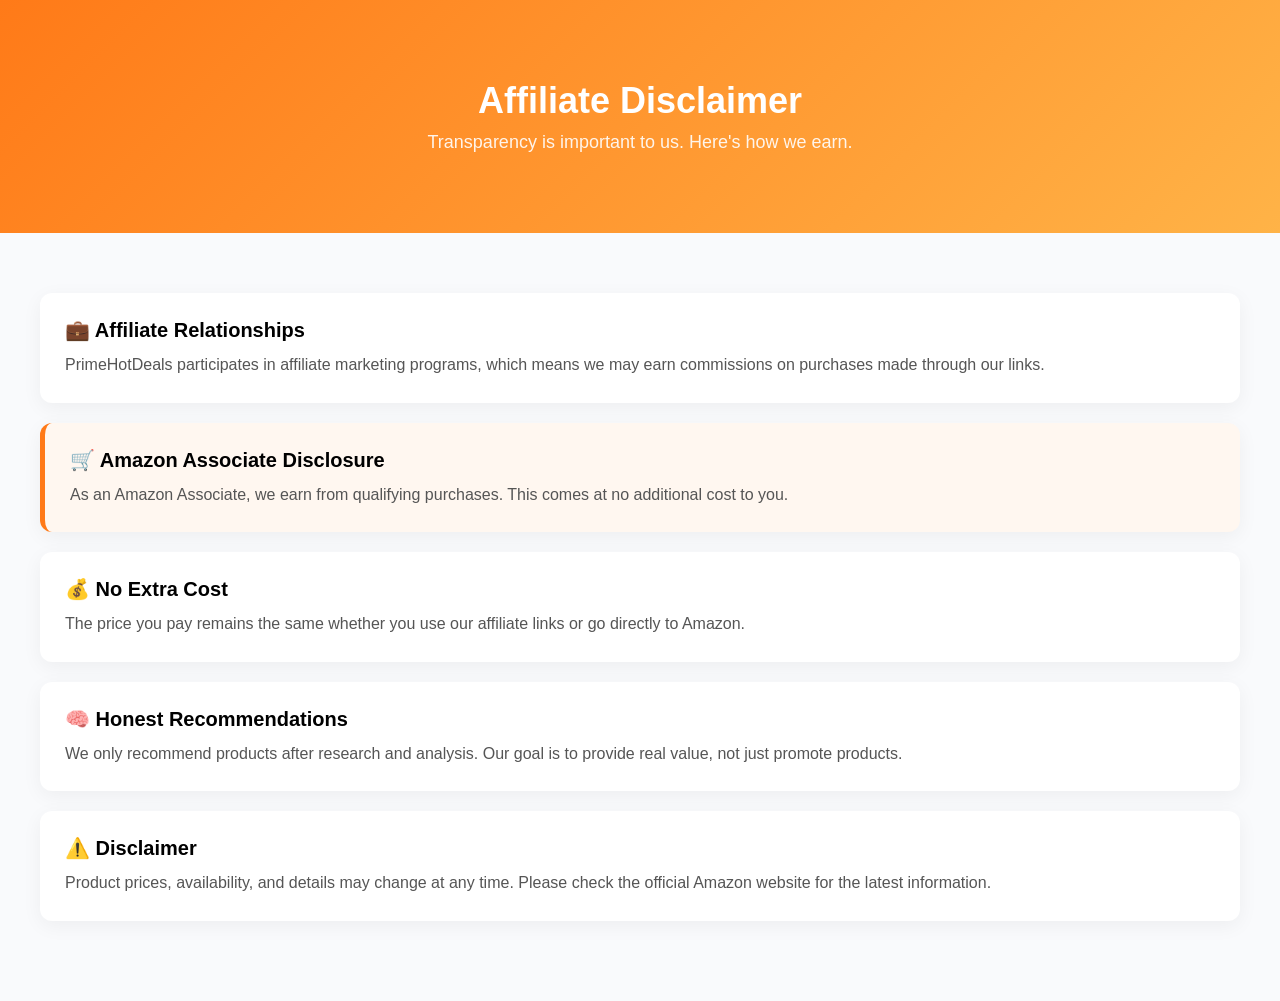
<file: affiliate-disclaimer.html>
<!DOCTYPE html>
<html lang="en">
<head>
<meta charset="UTF-8">
<meta name="viewport" content="width=device-width, initial-scale=1.0">

<title>Affiliate Disclaimer</title>

<link rel="stylesheet" href="assets/css/style.css">
<link rel="stylesheet" href="assets/css/legal.css">
</head>

<body>

<!-- 🔝 HERO -->
<section class="legal-hero">
  <div class="container">
    <h1>Affiliate Disclaimer</h1>
    <p>Transparency is important to us. Here's how we earn.</p>
  </div>
</section>

<!-- 📄 CONTENT -->
<section class="legal-content">
  <div class="container">

    <div class="legal-card">
      <h2>💼 Affiliate Relationships</h2>
      <p>
        PrimeHotDeals participates in affiliate marketing programs, which means we may earn commissions
        on purchases made through our links.
      </p>
    </div>

    <div class="legal-card highlight">
      <h2>🛒 Amazon Associate Disclosure</h2>
      <p>
        As an Amazon Associate, we earn from qualifying purchases. This comes at no additional cost to you.
      </p>
    </div>

    <div class="legal-card">
      <h2>💰 No Extra Cost</h2>
      <p>
        The price you pay remains the same whether you use our affiliate links or go directly to Amazon.
      </p>
    </div>

    <div class="legal-card">
      <h2>🧠 Honest Recommendations</h2>
      <p>
        We only recommend products after research and analysis. Our goal is to provide real value,
        not just promote products.
      </p>
    </div>

    <div class="legal-card">
      <h2>⚠️ Disclaimer</h2>
      <p>
        Product prices, availability, and details may change at any time. Please check the official
        Amazon website for the latest information.
      </p>
    </div>

  </div>
</section>

</body>
</html>
</file>
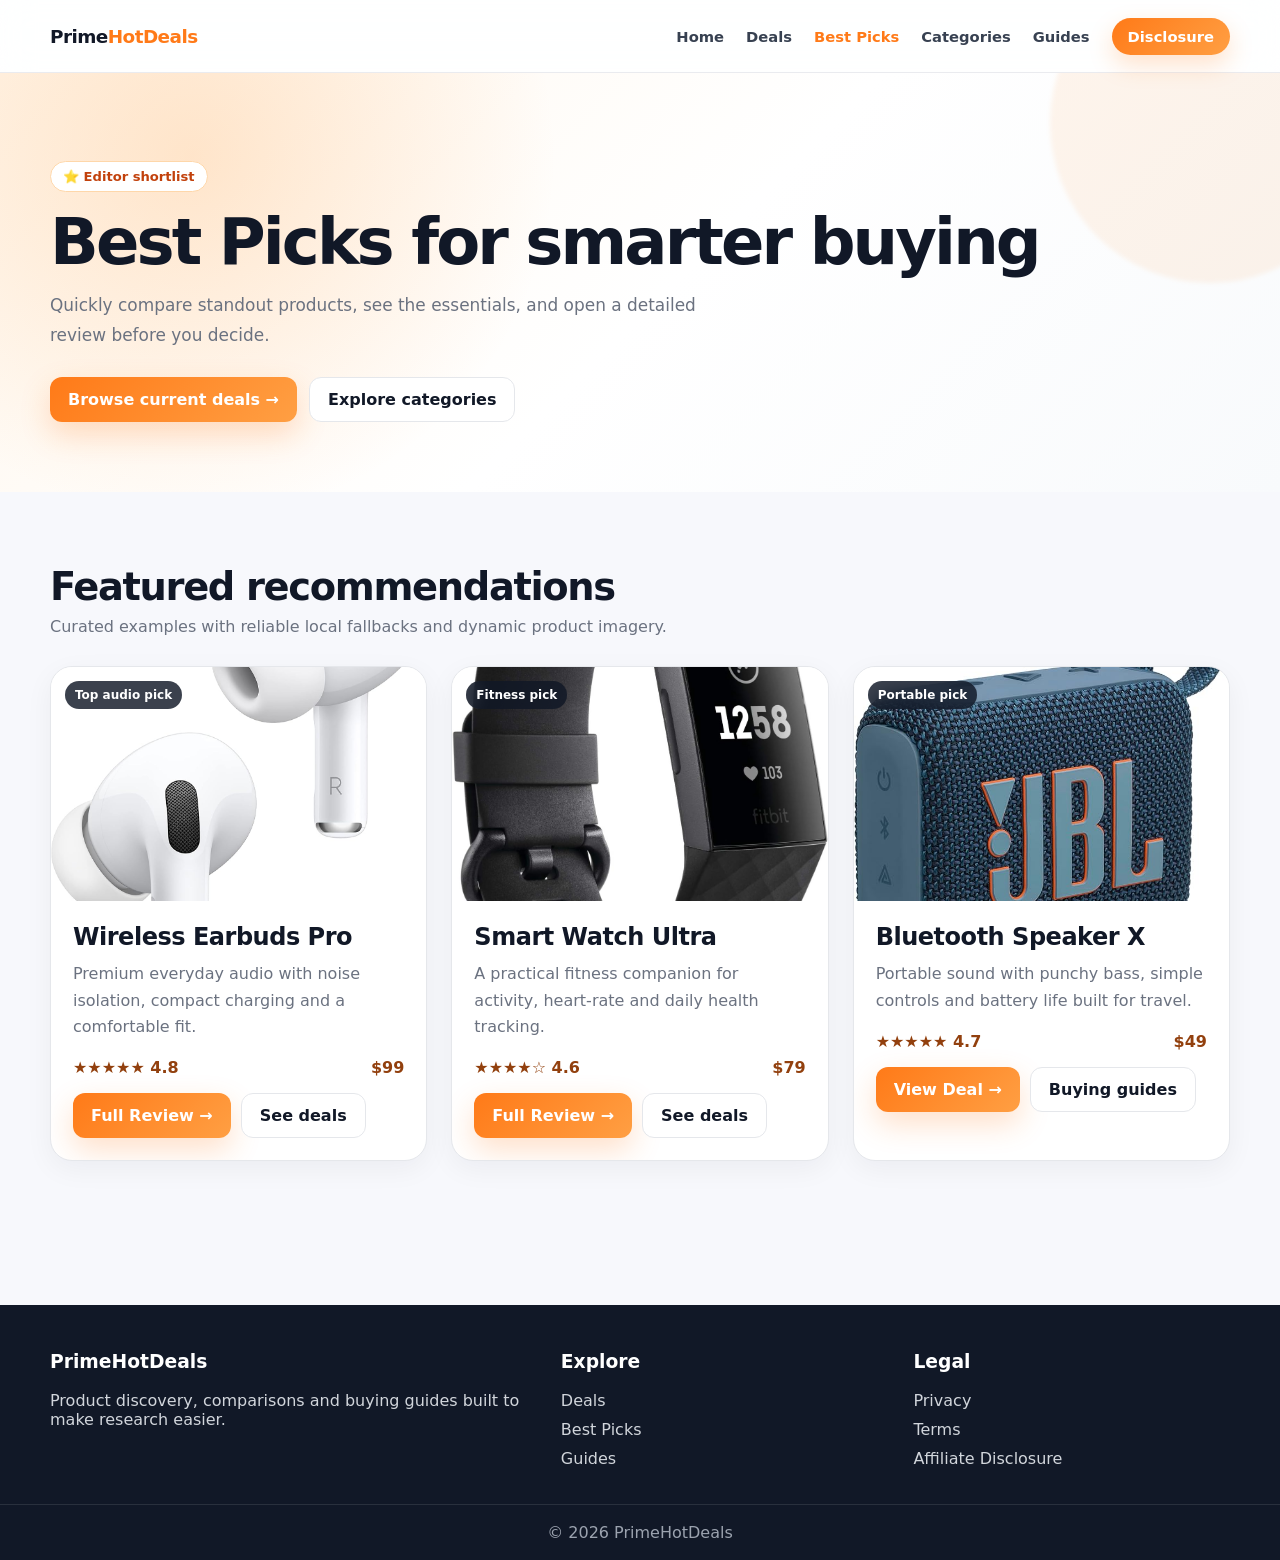
<file: best-picks.html>
<!DOCTYPE html>
<html lang="en">
<head>
<meta charset="UTF-8"><meta name="viewport" content="width=device-width,initial-scale=1.0">
<title>Best Picks 2026 | PrimeHotDeals</title>
<meta name="description" content="Curated product picks, comparisons and buying guidance from PrimeHotDeals.">
<link rel="icon" href="assets/images/favicon.ico"><link rel="stylesheet" href="assets/css/pages.css">
</head>
<body>
<header class="page-header"><div class="container inner"><a class="brand" href="index.html">Prime<span>HotDeals</span></a><button class="menu-toggle" aria-label="Open menu">☰</button><nav class="page-nav"><a href="index.html">Home</a><a href="deals.html">Deals</a><a href="best-picks.html">Best Picks</a><a href="categories.html">Categories</a><a href="blog.html">Guides</a><a class="nav-cta" href="affiliate-disclaimer.html">Disclosure</a></nav></div></header>
<section class="page-hero"><div class="container fade-up"><span class="eyebrow">⭐ Editor shortlist</span><h1>Best Picks for smarter buying</h1><p>Quickly compare standout products, see the essentials, and open a detailed review before you decide.</p><div class="hero-actions"><a class="btn-primary" href="deals.html">Browse current deals →</a><a class="btn-ghost" href="categories.html">Explore categories</a></div></div></section>
<main class="section"><div class="container"><div class="section-head"><div><h2>Featured recommendations</h2><p>Curated examples with reliable local fallbacks and dynamic product imagery.</p></div></div><div class="grid">
<article class="card"><div class="media"><img src="assets/images/earbuds.jpg" data-image-query="wireless earbuds product" alt="Wireless Earbuds Pro" loading="lazy"><span class="badge">Top audio pick</span></div><div class="card-body"><h2>Wireless Earbuds Pro</h2><p>Premium everyday audio with noise isolation, compact charging and a comfortable fit.</p><div class="card-meta"><span>★★★★★ 4.8</span><span>$99</span></div><div class="card-actions"><a class="btn-primary" href="product-review.html?id=earbuds">Full Review →</a><a class="btn-outline" href="deals.html">See deals</a></div></div></article>
<article class="card"><div class="media"><img src="assets/images/Smart-watch-fitness-tracker.jpg" data-image-query="smart watch fitness tracker" alt="Smart Watch Ultra" loading="lazy"><span class="badge">Fitness pick</span></div><div class="card-body"><h2>Smart Watch Ultra</h2><p>A practical fitness companion for activity, heart-rate and daily health tracking.</p><div class="card-meta"><span>★★★★☆ 4.6</span><span>$79</span></div><div class="card-actions"><a class="btn-primary" href="product-review.html?id=smartwatch">Full Review →</a><a class="btn-outline" href="deals.html">See deals</a></div></div></article>
<article class="card"><div class="media"><img src="assets/images/portable-bluetooth-speaker_.jpg" data-image-query="portable bluetooth speaker" alt="Bluetooth Speaker X" loading="lazy"><span class="badge">Portable pick</span></div><div class="card-body"><h2>Bluetooth Speaker X</h2><p>Portable sound with punchy bass, simple controls and battery life built for travel.</p><div class="card-meta"><span>★★★★★ 4.7</span><span>$49</span></div><div class="card-actions"><a class="btn-primary" href="deals.html">View Deal →</a><a class="btn-outline" href="blog.html">Buying guides</a></div></div></article>
</div></div></main>
<footer class="page-footer"><div class="container footer-inner"><div><h3>PrimeHotDeals</h3><p>Product discovery, comparisons and buying guides built to make research easier.</p></div><div><h3>Explore</h3><a href="deals.html">Deals</a><a href="best-picks.html">Best Picks</a><a href="blog.html">Guides</a></div><div><h3>Legal</h3><a href="privacy-policy.html">Privacy</a><a href="terms.html">Terms</a><a href="affiliate-disclaimer.html">Affiliate Disclosure</a></div></div><div class="footer-bottom">© <span data-current-year></span> PrimeHotDeals</div></footer>
<script src="assets/js/pages.js"></script>
</body></html>
</file>
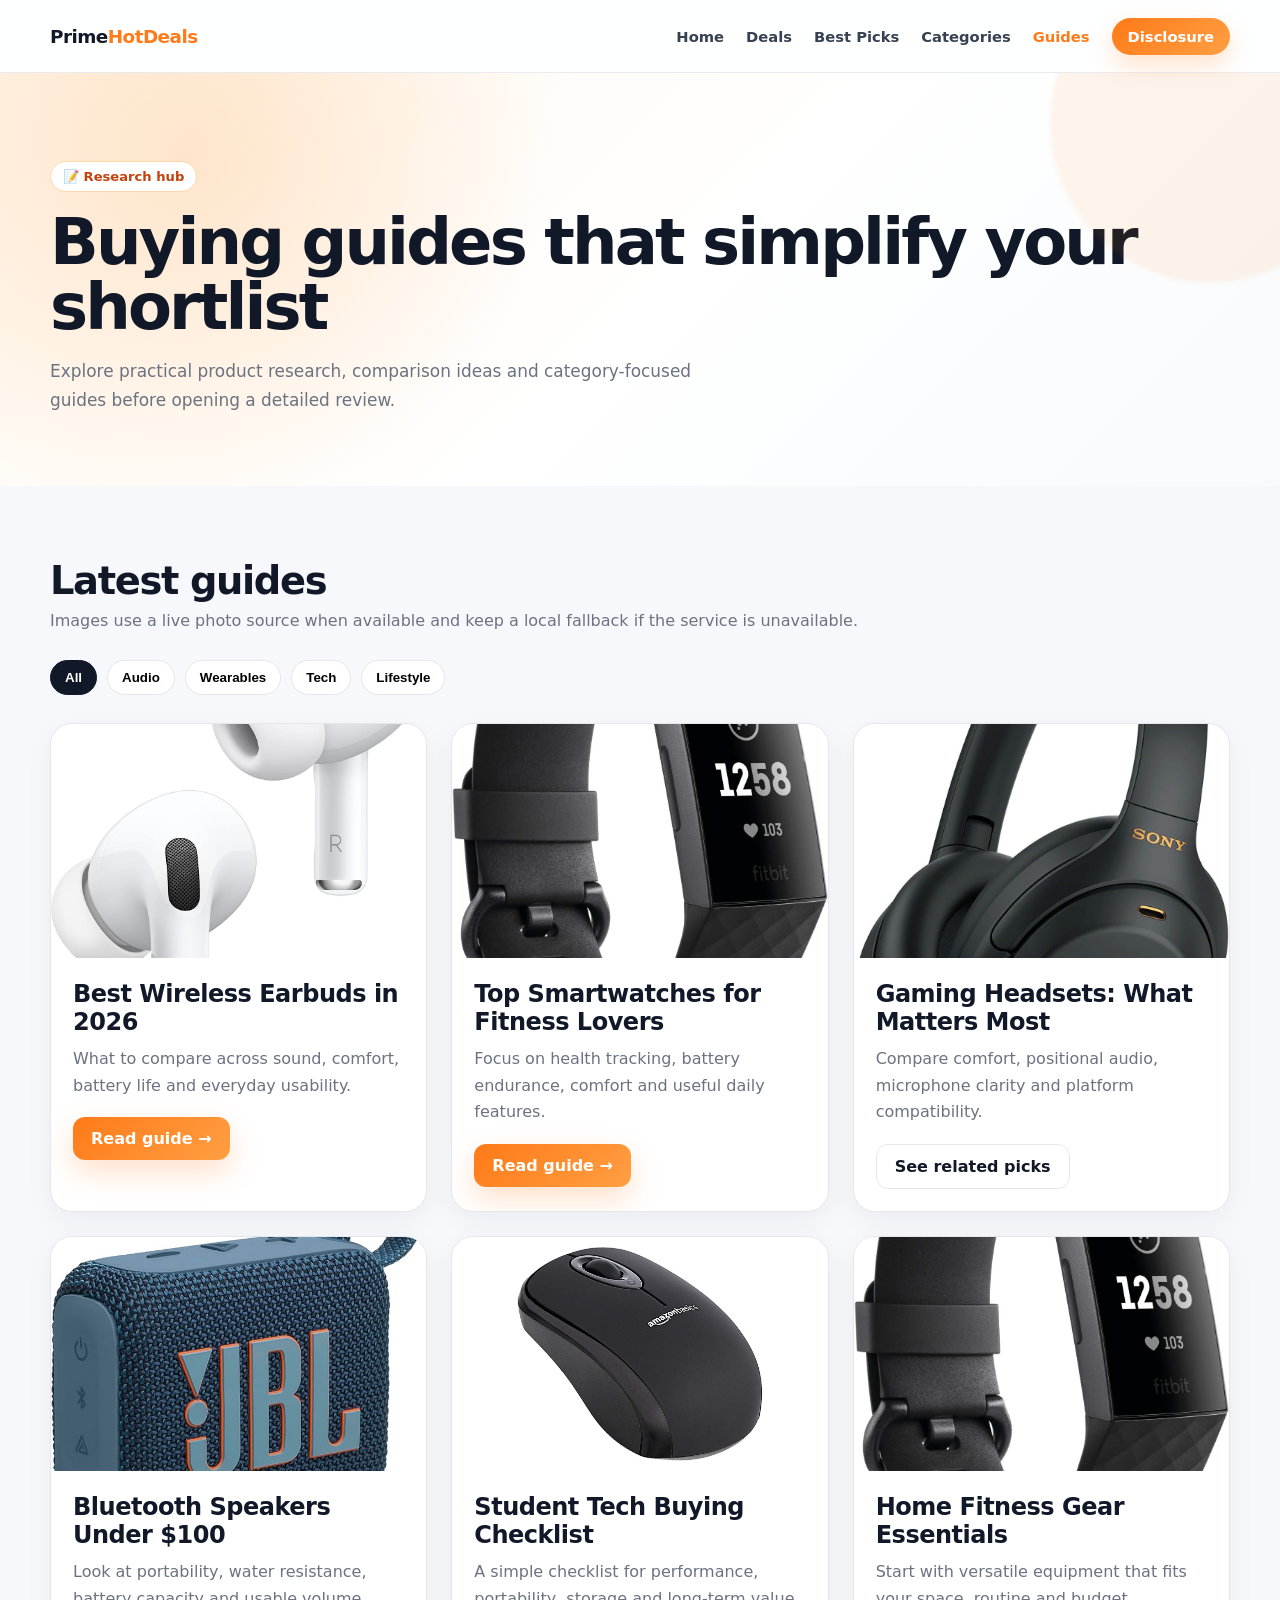
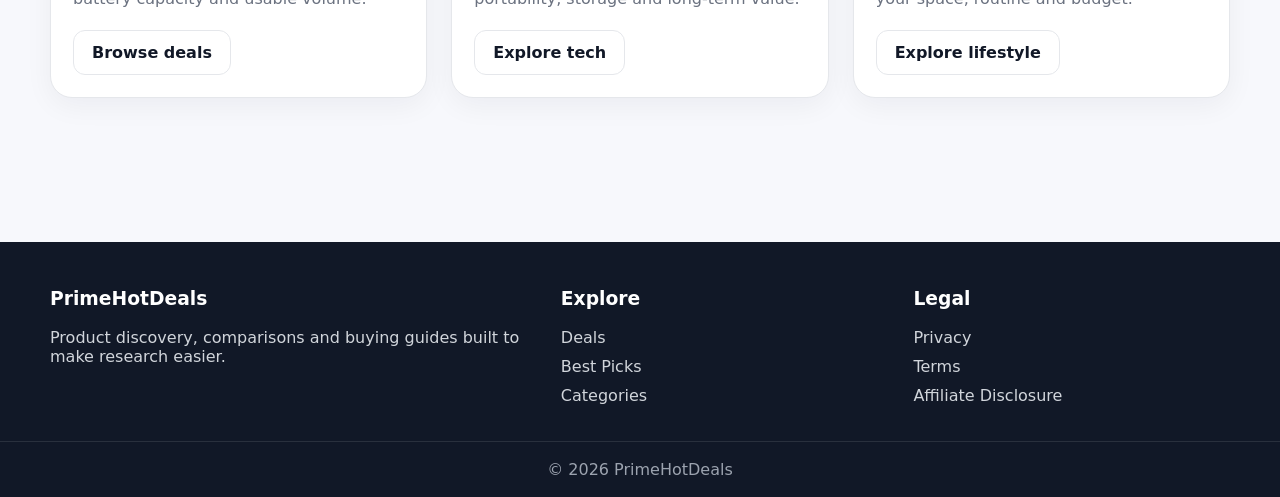
<file: blog.html>
<!DOCTYPE html>
<html lang="en"><head><meta charset="UTF-8"><meta name="viewport" content="width=device-width,initial-scale=1.0"><title>Buying Guides & Reviews | PrimeHotDeals</title><meta name="description" content="Practical product buying guides and review content from PrimeHotDeals."><link rel="icon" href="assets/images/favicon.ico"><link rel="stylesheet" href="assets/css/pages.css"></head>
<body>
<header class="page-header"><div class="container inner"><a class="brand" href="index.html">Prime<span>HotDeals</span></a><button class="menu-toggle" aria-label="Open menu">☰</button><nav class="page-nav"><a href="index.html">Home</a><a href="deals.html">Deals</a><a href="best-picks.html">Best Picks</a><a href="categories.html">Categories</a><a href="blog.html">Guides</a><a class="nav-cta" href="affiliate-disclaimer.html">Disclosure</a></nav></div></header>
<section class="page-hero"><div class="container fade-up"><span class="eyebrow">📝 Research hub</span><h1>Buying guides that simplify your shortlist</h1><p>Explore practical product research, comparison ideas and category-focused guides before opening a detailed review.</p></div></section>
<main class="section"><div class="container"><div class="section-head"><div><h2>Latest guides</h2><p>Images use a live photo source when available and keep a local fallback if the service is unavailable.</p></div></div><div class="filter-bar"><button class="filter-btn active" data-filter="all">All</button><button class="filter-btn" data-filter="audio">Audio</button><button class="filter-btn" data-filter="wearables">Wearables</button><button class="filter-btn" data-filter="tech">Tech</button><button class="filter-btn" data-filter="lifestyle">Lifestyle</button></div><div class="grid">
<article class="card" data-category="audio"><div class="media"><img src="assets/images/earbuds.jpg" data-image-query="wireless earbuds headphones" alt="Wireless earbuds" loading="lazy"></div><div class="card-body"><h2>Best Wireless Earbuds in 2026</h2><p>What to compare across sound, comfort, battery life and everyday usability.</p><a class="btn-primary" href="product-review.html?id=earbuds">Read guide →</a></div></article>
<article class="card" data-category="wearables"><div class="media"><img src="assets/images/Smart-watch-fitness-tracker.jpg" data-image-query="smartwatch fitness tracker" alt="Smartwatch" loading="lazy"></div><div class="card-body"><h2>Top Smartwatches for Fitness Lovers</h2><p>Focus on health tracking, battery endurance, comfort and useful daily features.</p><a class="btn-primary" href="product-review.html?id=smartwatch">Read guide →</a></div></article>
<article class="card" data-category="audio"><div class="media"><img src="assets/images/wireless-noise-cancelling-headphones.jpg" data-image-query="gaming headset headphones" alt="Gaming headset" loading="lazy"></div><div class="card-body"><h2>Gaming Headsets: What Matters Most</h2><p>Compare comfort, positional audio, microphone clarity and platform compatibility.</p><a class="btn-outline" href="best-picks.html">See related picks</a></div></article>
<article class="card" data-category="audio"><div class="media"><img src="assets/images/portable-bluetooth-speaker_.jpg" data-image-query="portable bluetooth speaker" alt="Bluetooth speaker" loading="lazy"></div><div class="card-body"><h2>Bluetooth Speakers Under $100</h2><p>Look at portability, water resistance, battery capacity and usable volume.</p><a class="btn-outline" href="deals.html">Browse deals</a></div></article>
<article class="card" data-category="tech"><div class="media"><img src="assets/images/gaming-wireless-mouse.jpg" data-image-query="laptop desk technology" alt="Laptop and technology" loading="lazy"></div><div class="card-body"><h2>Student Tech Buying Checklist</h2><p>A simple checklist for performance, portability, storage and long-term value.</p><a class="btn-outline" href="categories.html">Explore tech</a></div></article>
<article class="card" data-category="lifestyle"><div class="media"><img src="assets/images/Smart-watch-fitness-tracker.jpg" data-image-query="fitness gear home workout" alt="Fitness gear" loading="lazy"></div><div class="card-body"><h2>Home Fitness Gear Essentials</h2><p>Start with versatile equipment that fits your space, routine and budget.</p><a class="btn-outline" href="categories.html">Explore lifestyle</a></div></article>
</div></div></main>
<footer class="page-footer"><div class="container footer-inner"><div><h3>PrimeHotDeals</h3><p>Product discovery, comparisons and buying guides built to make research easier.</p></div><div><h3>Explore</h3><a href="deals.html">Deals</a><a href="best-picks.html">Best Picks</a><a href="categories.html">Categories</a></div><div><h3>Legal</h3><a href="privacy-policy.html">Privacy</a><a href="terms.html">Terms</a><a href="affiliate-disclaimer.html">Affiliate Disclosure</a></div></div><div class="footer-bottom">© <span data-current-year></span> PrimeHotDeals</div></footer><script src="assets/js/pages.js"></script></body></html>
</file>
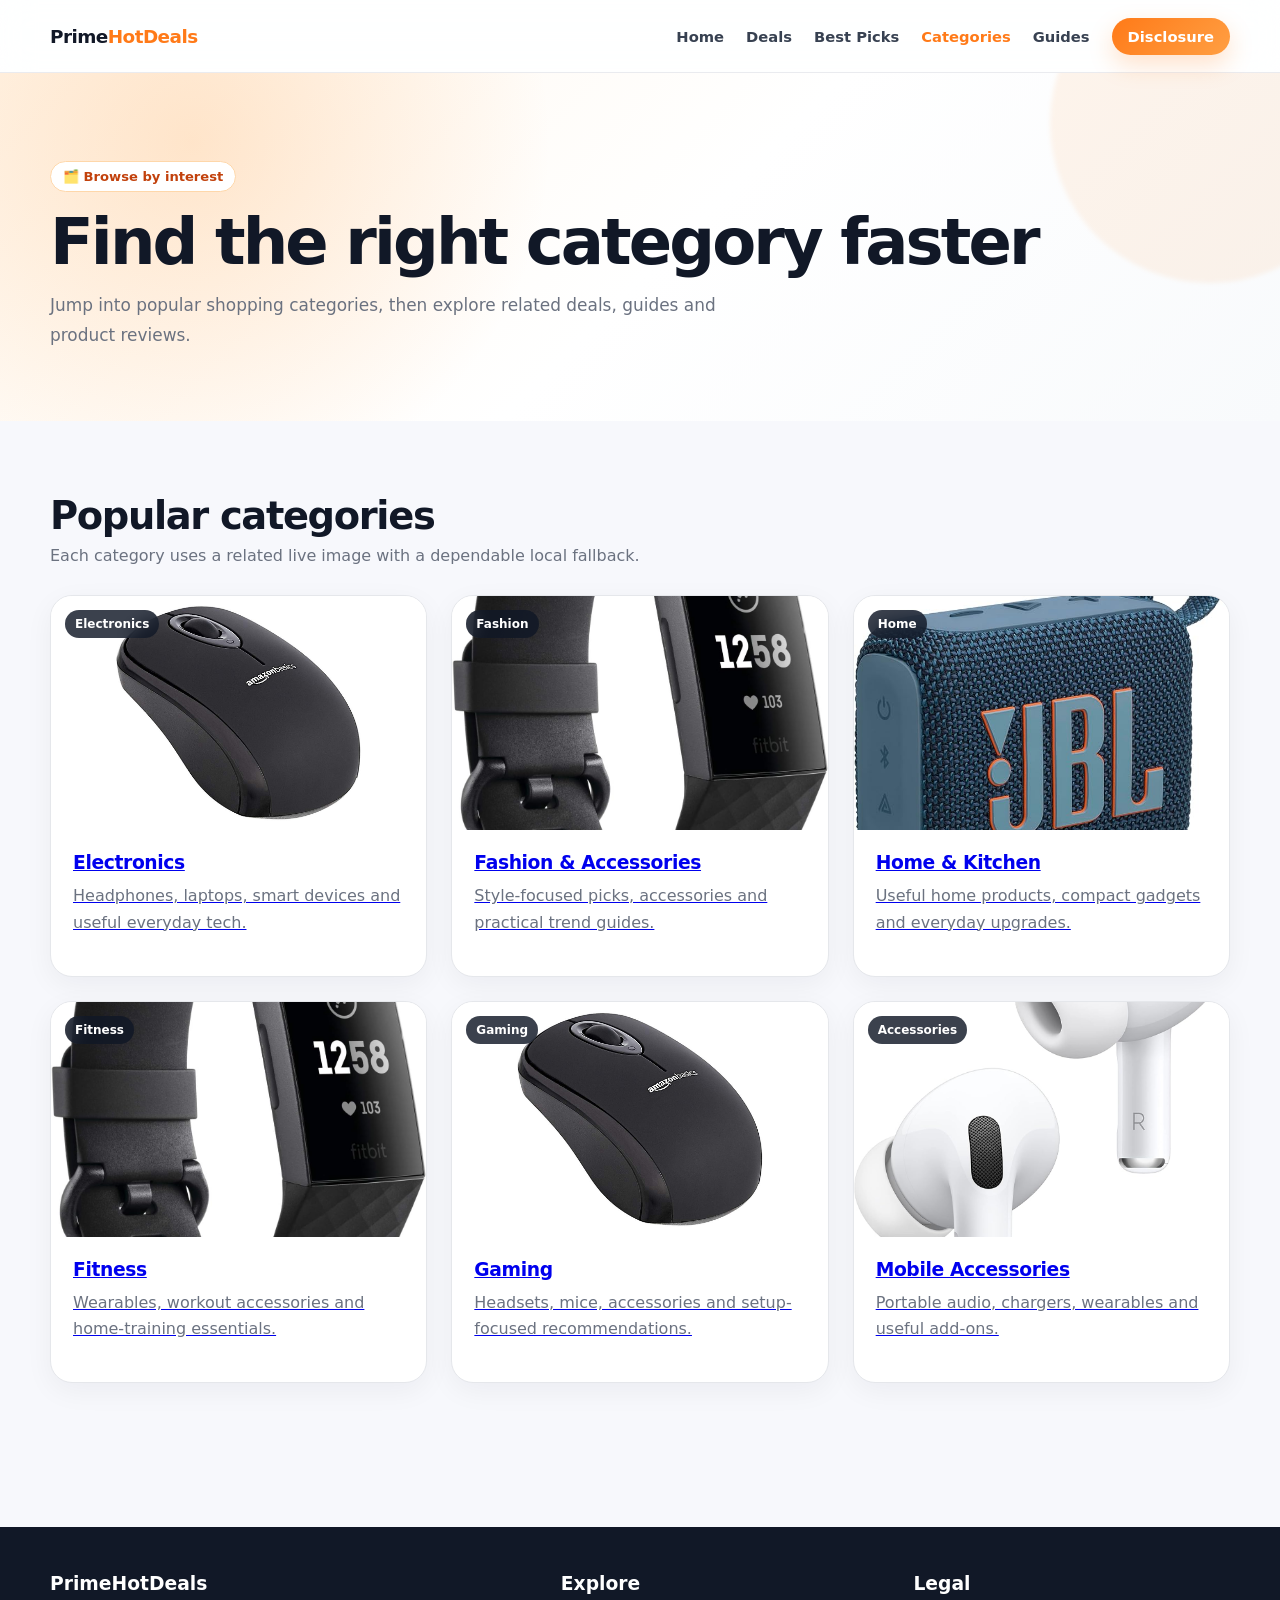
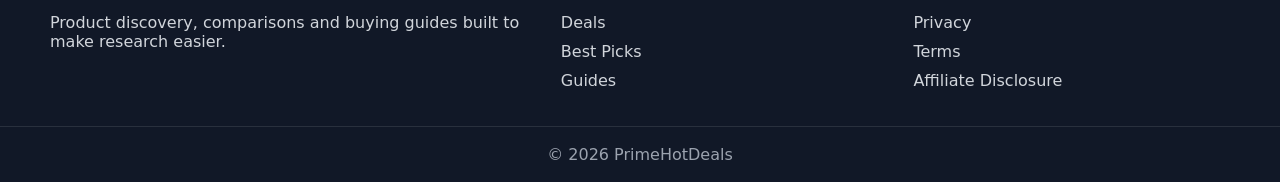
<file: categories.html>
<!DOCTYPE html>
<html lang="en"><head><meta charset="UTF-8"><meta name="viewport" content="width=device-width,initial-scale=1.0"><title>Shop by Category | PrimeHotDeals</title><meta name="description" content="Browse product categories and discover related deals and buying guides."><link rel="icon" href="assets/images/favicon.ico"><link rel="stylesheet" href="assets/css/pages.css"></head>
<body>
<header class="page-header"><div class="container inner"><a class="brand" href="index.html">Prime<span>HotDeals</span></a><button class="menu-toggle" aria-label="Open menu">☰</button><nav class="page-nav"><a href="index.html">Home</a><a href="deals.html">Deals</a><a href="best-picks.html">Best Picks</a><a href="categories.html">Categories</a><a href="blog.html">Guides</a><a class="nav-cta" href="affiliate-disclaimer.html">Disclosure</a></nav></div></header>
<section class="page-hero"><div class="container fade-up"><span class="eyebrow">🗂️ Browse by interest</span><h1>Find the right category faster</h1><p>Jump into popular shopping categories, then explore related deals, guides and product reviews.</p></div></section>
<main class="section"><div class="container"><div class="section-head"><div><h2>Popular categories</h2><p>Each category uses a related live image with a dependable local fallback.</p></div></div><div class="grid">
<a class="card" href="best-picks.html"><div class="media"><img src="assets/images/gaming-wireless-mouse.jpg" data-image-query="consumer electronics laptop gadgets" alt="Electronics" loading="lazy"><span class="badge">Electronics</span></div><div class="card-body"><h3>Electronics</h3><p>Headphones, laptops, smart devices and useful everyday tech.</p></div></a>
<a class="card" href="blog.html"><div class="media"><img src="assets/images/Smart-watch-fitness-tracker.jpg" data-image-query="fashion accessories modern style" alt="Fashion accessories" loading="lazy"><span class="badge">Fashion</span></div><div class="card-body"><h3>Fashion & Accessories</h3><p>Style-focused picks, accessories and practical trend guides.</p></div></a>
<a class="card" href="blog.html"><div class="media"><img src="assets/images/portable-bluetooth-speaker_.jpg" data-image-query="modern home kitchen appliances" alt="Home and kitchen" loading="lazy"><span class="badge">Home</span></div><div class="card-body"><h3>Home & Kitchen</h3><p>Useful home products, compact gadgets and everyday upgrades.</p></div></a>
<a class="card" href="blog.html"><div class="media"><img src="assets/images/Smart-watch-fitness-tracker.jpg" data-image-query="fitness gym workout equipment" alt="Fitness" loading="lazy"><span class="badge">Fitness</span></div><div class="card-body"><h3>Fitness</h3><p>Wearables, workout accessories and home-training essentials.</p></div></a>
<a class="card" href="best-picks.html"><div class="media"><img src="assets/images/gaming-wireless-mouse.jpg" data-image-query="gaming setup keyboard mouse headset" alt="Gaming" loading="lazy"><span class="badge">Gaming</span></div><div class="card-body"><h3>Gaming</h3><p>Headsets, mice, accessories and setup-focused recommendations.</p></div></a>
<a class="card" href="deals.html"><div class="media"><img src="assets/images/earbuds.jpg" data-image-query="mobile phone accessories tech" alt="Mobile accessories" loading="lazy"><span class="badge">Accessories</span></div><div class="card-body"><h3>Mobile Accessories</h3><p>Portable audio, chargers, wearables and useful add-ons.</p></div></a>
</div></div></main>
<footer class="page-footer"><div class="container footer-inner"><div><h3>PrimeHotDeals</h3><p>Product discovery, comparisons and buying guides built to make research easier.</p></div><div><h3>Explore</h3><a href="deals.html">Deals</a><a href="best-picks.html">Best Picks</a><a href="blog.html">Guides</a></div><div><h3>Legal</h3><a href="privacy-policy.html">Privacy</a><a href="terms.html">Terms</a><a href="affiliate-disclaimer.html">Affiliate Disclosure</a></div></div><div class="footer-bottom">© <span data-current-year></span> PrimeHotDeals</div></footer><script src="assets/js/pages.js"></script></body></html>
</file>
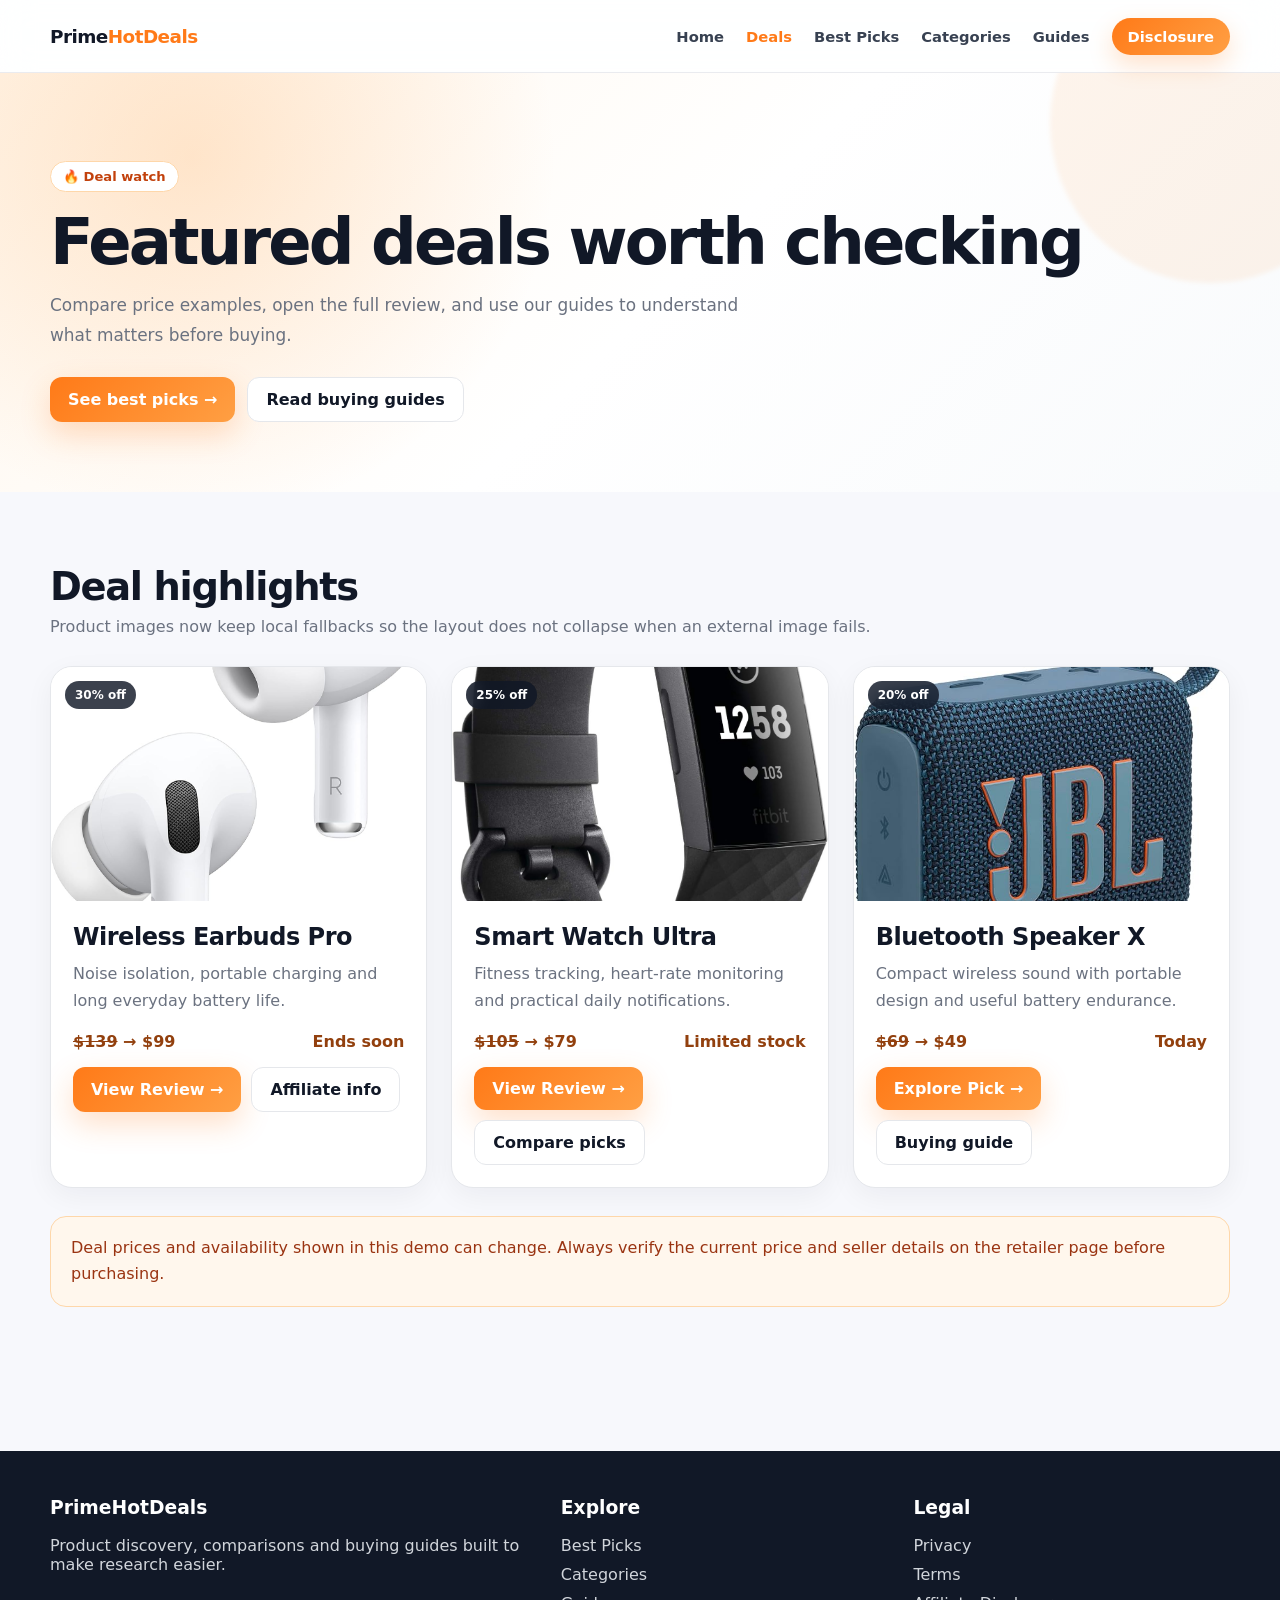
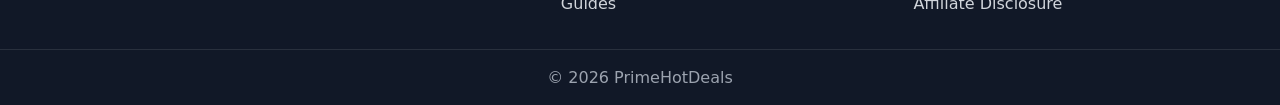
<file: deals.html>
<!DOCTYPE html>
<html lang="en"><head><meta charset="UTF-8"><meta name="viewport" content="width=device-width,initial-scale=1.0"><title>Today's Deals | PrimeHotDeals</title><meta name="description" content="Browse featured deal examples and jump into detailed product reviews."><link rel="icon" href="assets/images/favicon.ico"><link rel="stylesheet" href="assets/css/pages.css"></head>
<body>
<header class="page-header"><div class="container inner"><a class="brand" href="index.html">Prime<span>HotDeals</span></a><button class="menu-toggle" aria-label="Open menu">☰</button><nav class="page-nav"><a href="index.html">Home</a><a href="deals.html">Deals</a><a href="best-picks.html">Best Picks</a><a href="categories.html">Categories</a><a href="blog.html">Guides</a><a class="nav-cta" href="affiliate-disclaimer.html">Disclosure</a></nav></div></header>
<section class="page-hero"><div class="container fade-up"><span class="eyebrow">🔥 Deal watch</span><h1>Featured deals worth checking</h1><p>Compare price examples, open the full review, and use our guides to understand what matters before buying.</p><div class="hero-actions"><a class="btn-primary" href="best-picks.html">See best picks →</a><a class="btn-ghost" href="blog.html">Read buying guides</a></div></div></section>
<main class="section"><div class="container"><div class="section-head"><div><h2>Deal highlights</h2><p>Product images now keep local fallbacks so the layout does not collapse when an external image fails.</p></div></div><div class="grid">
<article class="card"><div class="media"><img src="assets/images/earbuds.jpg" data-image-query="wireless earbuds premium" alt="Wireless Earbuds Pro" loading="lazy"><span class="badge">30% off</span></div><div class="card-body"><h2>Wireless Earbuds Pro</h2><p>Noise isolation, portable charging and long everyday battery life.</p><div class="card-meta"><span><s>$139</s> → $99</span><span>Ends soon</span></div><div class="card-actions"><a class="btn-primary" href="product-review.html?id=earbuds">View Review →</a><a class="btn-outline" href="affiliate-disclaimer.html">Affiliate info</a></div></div></article>
<article class="card"><div class="media"><img src="assets/images/Smart-watch-fitness-tracker.jpg" data-image-query="smart watch fitness tracker product" alt="Smart Watch Ultra" loading="lazy"><span class="badge">25% off</span></div><div class="card-body"><h2>Smart Watch Ultra</h2><p>Fitness tracking, heart-rate monitoring and practical daily notifications.</p><div class="card-meta"><span><s>$105</s> → $79</span><span>Limited stock</span></div><div class="card-actions"><a class="btn-primary" href="product-review.html?id=smartwatch">View Review →</a><a class="btn-outline" href="best-picks.html">Compare picks</a></div></div></article>
<article class="card"><div class="media"><img src="assets/images/portable-bluetooth-speaker_.jpg" data-image-query="portable bluetooth speaker product" alt="Bluetooth Speaker X" loading="lazy"><span class="badge">20% off</span></div><div class="card-body"><h2>Bluetooth Speaker X</h2><p>Compact wireless sound with portable design and useful battery endurance.</p><div class="card-meta"><span><s>$69</s> → $49</span><span>Today</span></div><div class="card-actions"><a class="btn-primary" href="best-picks.html">Explore Pick →</a><a class="btn-outline" href="blog.html">Buying guide</a></div></div></article>
</div><div class="notice" style="margin-top:28px">Deal prices and availability shown in this demo can change. Always verify the current price and seller details on the retailer page before purchasing.</div></div></main>
<footer class="page-footer"><div class="container footer-inner"><div><h3>PrimeHotDeals</h3><p>Product discovery, comparisons and buying guides built to make research easier.</p></div><div><h3>Explore</h3><a href="best-picks.html">Best Picks</a><a href="categories.html">Categories</a><a href="blog.html">Guides</a></div><div><h3>Legal</h3><a href="privacy-policy.html">Privacy</a><a href="terms.html">Terms</a><a href="affiliate-disclaimer.html">Affiliate Disclosure</a></div></div><div class="footer-bottom">© <span data-current-year></span> PrimeHotDeals</div></footer><script src="assets/js/pages.js"></script></body></html>
</file>
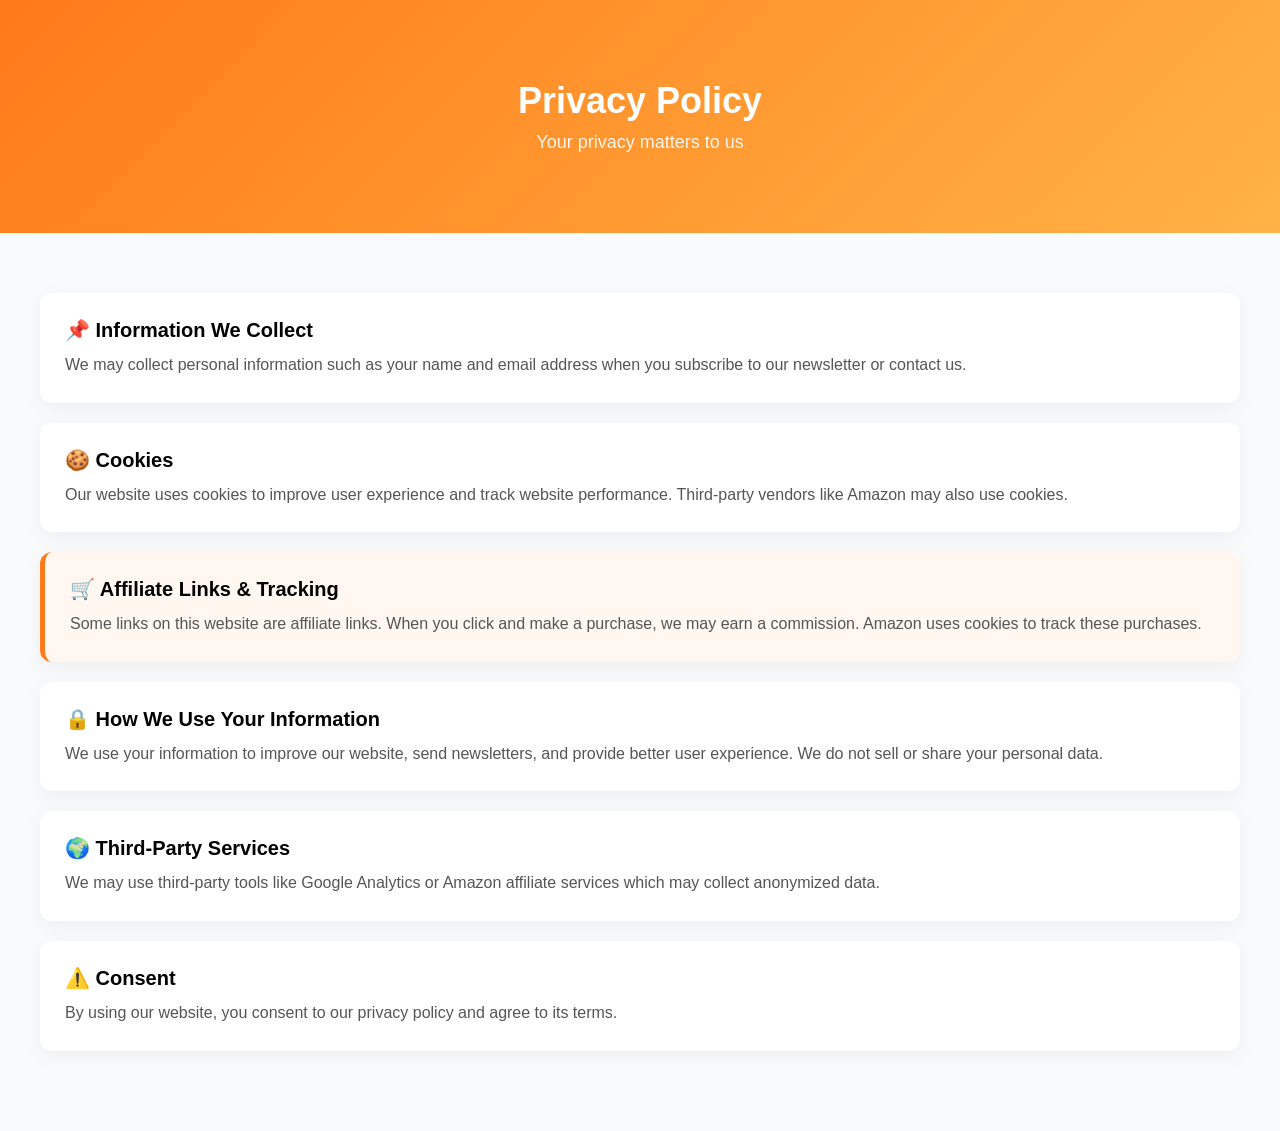
<file: privacy-policy.html>
<!DOCTYPE html>
<html lang="en">
<head>
<meta charset="UTF-8">
<meta name="viewport" content="width=device-width, initial-scale=1.0">

<title>Privacy Policy</title>

<link rel="stylesheet" href="assets/css/style.css">
<link rel="stylesheet" href="assets/css/legal.css">
</head>

<body>

<!-- 🔝 HERO -->
<section class="legal-hero">
  <div class="container">
    <h1>Privacy Policy</h1>
    <p>Your privacy matters to us</p>
  </div>
</section>

<!-- 📄 CONTENT -->
<section class="legal-content">
  <div class="container">

    <div class="legal-card">
      <h2>📌 Information We Collect</h2>
      <p>
        We may collect personal information such as your name and email address when you subscribe
        to our newsletter or contact us.
      </p>
    </div>

    <div class="legal-card">
      <h2>🍪 Cookies</h2>
      <p>
        Our website uses cookies to improve user experience and track website performance.
        Third-party vendors like Amazon may also use cookies.
      </p>
    </div>

    <div class="legal-card highlight">
      <h2>🛒 Affiliate Links & Tracking</h2>
      <p>
        Some links on this website are affiliate links. When you click and make a purchase,
        we may earn a commission. Amazon uses cookies to track these purchases.
      </p>
    </div>

    <div class="legal-card">
      <h2>🔒 How We Use Your Information</h2>
      <p>
        We use your information to improve our website, send newsletters, and provide better
        user experience. We do not sell or share your personal data.
      </p>
    </div>

    <div class="legal-card">
      <h2>🌍 Third-Party Services</h2>
      <p>
        We may use third-party tools like Google Analytics or Amazon affiliate services
        which may collect anonymized data.
      </p>
    </div>

    <div class="legal-card">
      <h2>⚠️ Consent</h2>
      <p>
        By using our website, you consent to our privacy policy and agree to its terms.
      </p>
    </div>

  </div>
</section>

</body>
</html>
</file>
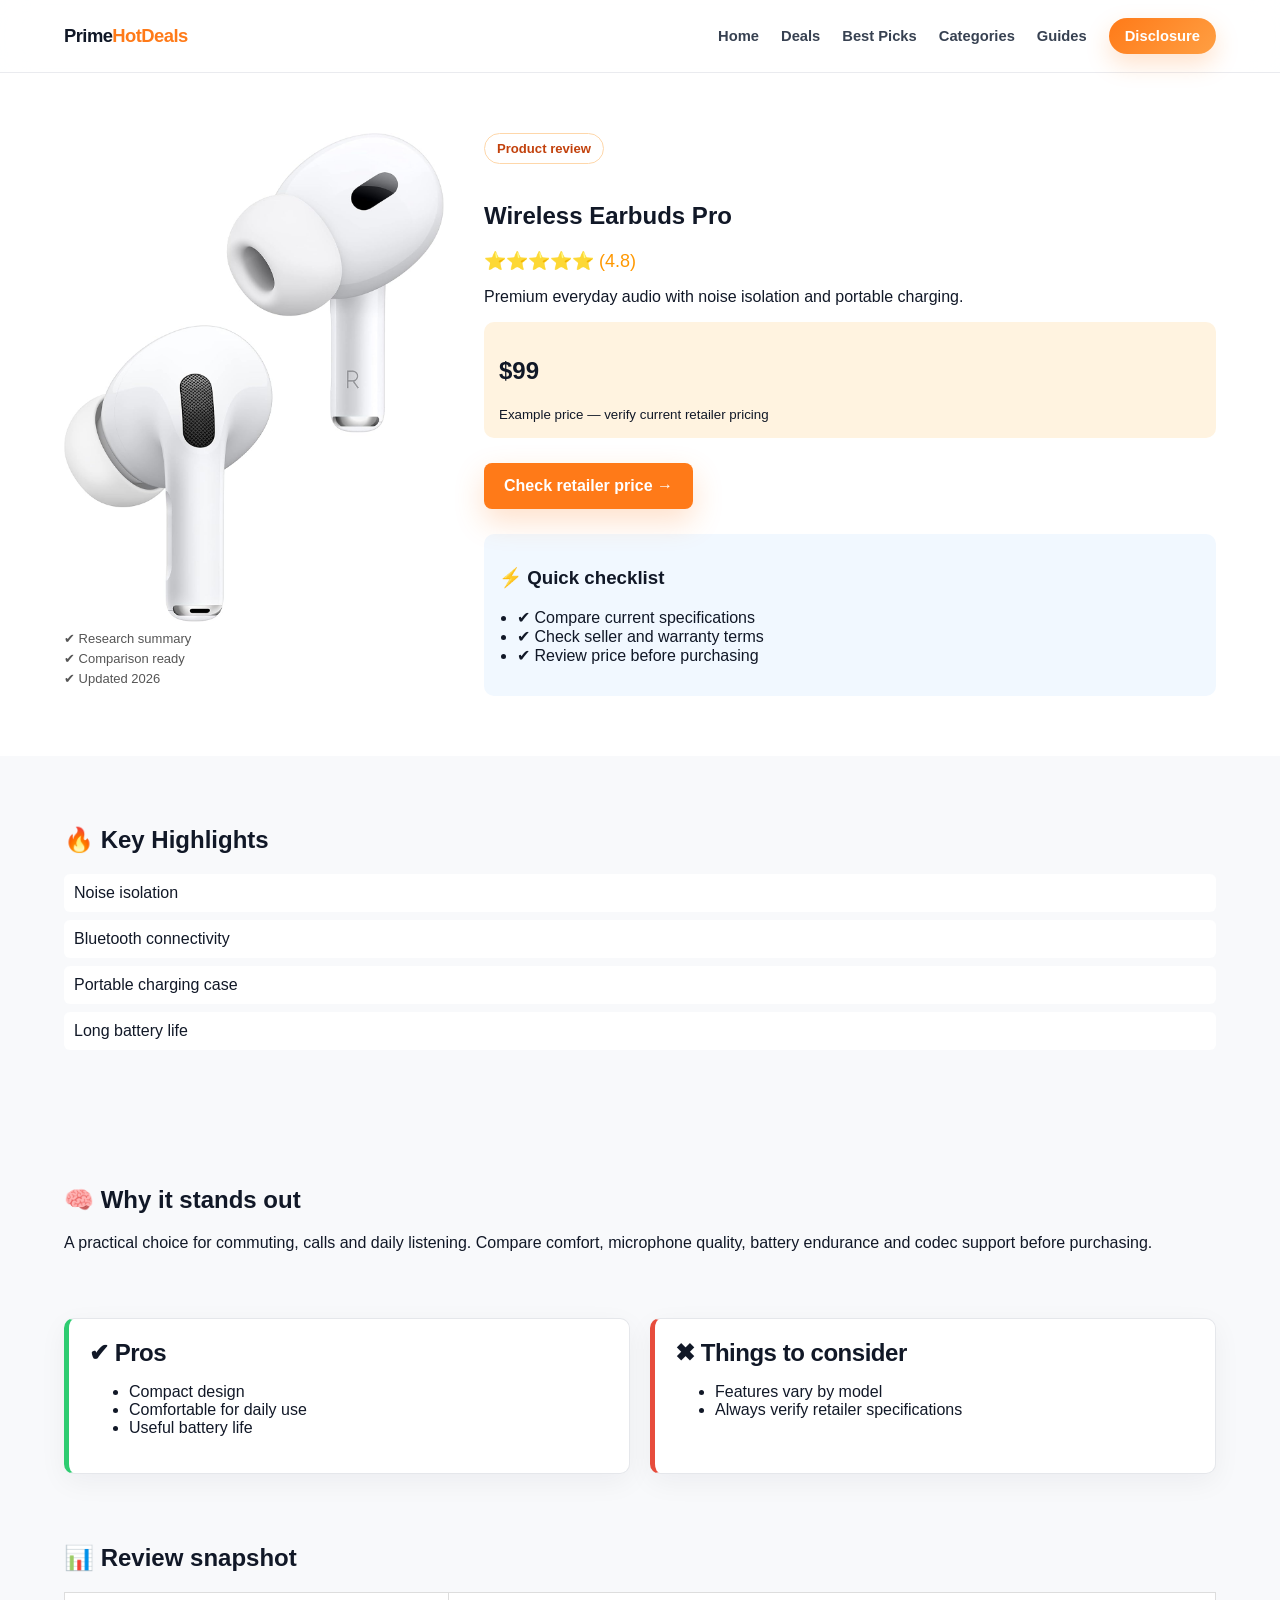
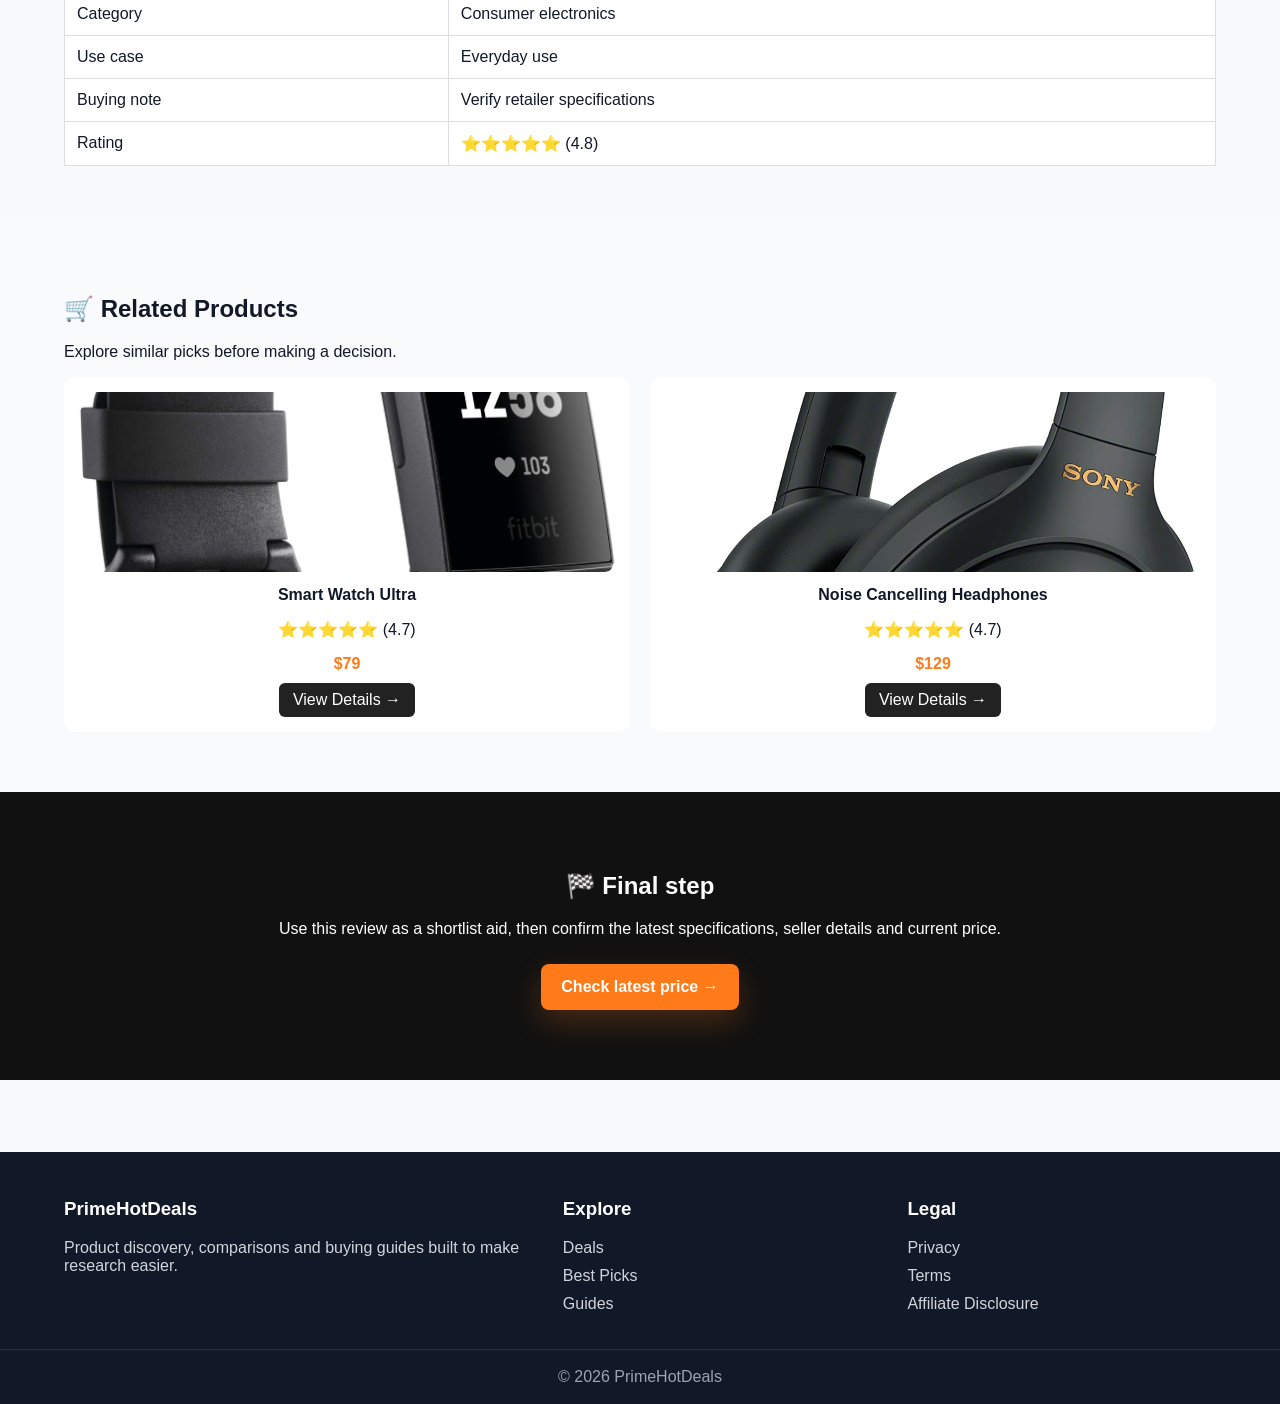
<file: product-review.html>
<!DOCTYPE html>
<html lang="en"><head><meta charset="UTF-8"><meta name="viewport" content="width=device-width,initial-scale=1.0"><title>Product Review | PrimeHotDeals</title><meta name="description" content="Detailed product review with highlights, pros and cons, specifications and related picks."><link rel="icon" href="assets/images/favicon.ico"><link rel="stylesheet" href="assets/css/pages.css"><link rel="stylesheet" href="assets/css/product-review.css"></head>
<body>
<header class="page-header"><div class="container inner"><a class="brand" href="index.html">Prime<span>HotDeals</span></a><button class="menu-toggle" aria-label="Open menu">☰</button><nav class="page-nav"><a href="index.html">Home</a><a href="deals.html">Deals</a><a href="best-picks.html">Best Picks</a><a href="categories.html">Categories</a><a href="blog.html">Guides</a><a class="nav-cta" href="affiliate-disclaimer.html">Disclosure</a></nav></div></header>
<main>
<section class="product-hero"><div class="container hero-grid"><div class="hero-image-box"><img id="productImg" alt="Product image"><div class="trust-badges"><span>✔ Research summary</span><span>✔ Comparison ready</span><span>✔ Updated 2026</span></div></div><div class="hero-content"><span class="eyebrow">Product review</span><h1 id="productName"></h1><div class="rating-box" id="productRating"></div><p id="shortDesc"></p><div class="price-box"><h2 id="price"></h2><small>Example price — verify current retailer pricing</small></div><a id="amazonLink" class="btn-primary" target="_blank" rel="nofollow sponsored noopener">Check retailer price →</a><div class="decision-box"><h3>⚡ Quick checklist</h3><ul><li>✔ Compare current specifications</li><li>✔ Check seller and warranty terms</li><li>✔ Review price before purchasing</li></ul></div></div></div></section>
<section class="features"><div class="container"><h2>🔥 Key Highlights</h2><ul id="features"></ul></div></section>
<section class="why-section"><div class="container"><h2>🧠 Why it stands out</h2><p id="longDesc"></p></div></section>
<section class="pros-cons"><div class="container grid"><div class="card green"><h2>✔ Pros</h2><ul id="pros"></ul></div><div class="card red"><h2>✖ Things to consider</h2><ul id="cons"></ul></div></div></section>
<section class="specs"><div class="container"><h2>📊 Review snapshot</h2><table><tr><td>Category</td><td>Consumer electronics</td></tr><tr><td>Use case</td><td>Everyday use</td></tr><tr><td>Buying note</td><td>Verify retailer specifications</td></tr><tr><td>Rating</td><td id="specRating"></td></tr></table></div></section>
<section class="related-products"><div class="container"><h2>🛒 Related Products</h2><p>Explore similar picks before making a decision.</p><div class="related-grid" id="relatedProducts"></div></div></section>
<section class="final-cta"><div class="container"><h2>🏁 Final step</h2><p>Use this review as a shortlist aid, then confirm the latest specifications, seller details and current price.</p><a id="finalAmazonLink" class="btn-primary" target="_blank" rel="nofollow sponsored noopener">Check latest price →</a></div></section>
</main>
<footer class="page-footer"><div class="container footer-inner"><div><h3>PrimeHotDeals</h3><p>Product discovery, comparisons and buying guides built to make research easier.</p></div><div><h3>Explore</h3><a href="deals.html">Deals</a><a href="best-picks.html">Best Picks</a><a href="blog.html">Guides</a></div><div><h3>Legal</h3><a href="privacy-policy.html">Privacy</a><a href="terms.html">Terms</a><a href="affiliate-disclaimer.html">Affiliate Disclosure</a></div></div><div class="footer-bottom">© <span data-current-year></span> PrimeHotDeals</div></footer>
<script src="assets/js/pages.js"></script><script src="assets/js/product-review.js"></script></body></html>
</file>
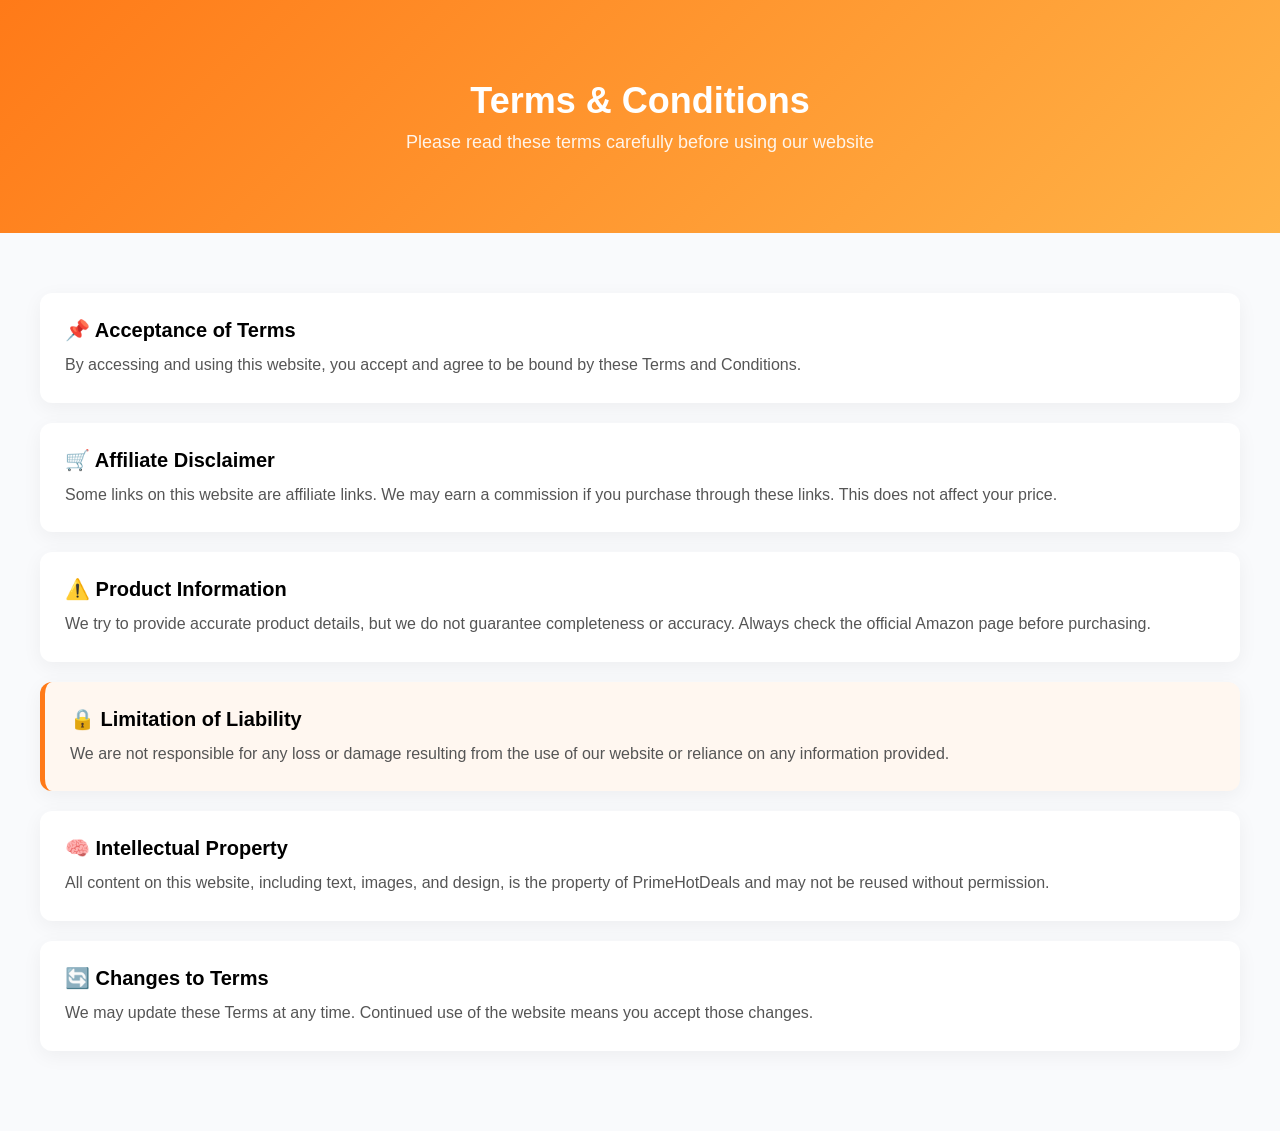
<file: terms.html>
<!DOCTYPE html>
<html lang="en">
<head>
<meta charset="UTF-8">
<meta name="viewport" content="width=device-width, initial-scale=1.0">

<title>Terms & Conditions</title>

<link rel="stylesheet" href="assets/css/style.css">
<link rel="stylesheet" href="assets/css/legal.css">
</head>

<body>

<!-- 🔝 HERO -->
<section class="legal-hero">
  <div class="container">
    <h1>Terms & Conditions</h1>
    <p>Please read these terms carefully before using our website</p>
  </div>
</section>

<!-- 📄 CONTENT -->
<section class="legal-content">
  <div class="container">

    <div class="legal-card">
      <h2>📌 Acceptance of Terms</h2>
      <p>
        By accessing and using this website, you accept and agree to be bound by these
        Terms and Conditions.
      </p>
    </div>

    <div class="legal-card">
      <h2>🛒 Affiliate Disclaimer</h2>
      <p>
        Some links on this website are affiliate links. We may earn a commission if you
        purchase through these links. This does not affect your price.
      </p>
    </div>

    <div class="legal-card">
      <h2>⚠️ Product Information</h2>
      <p>
        We try to provide accurate product details, but we do not guarantee completeness
        or accuracy. Always check the official Amazon page before purchasing.
      </p>
    </div>

    <div class="legal-card highlight">
      <h2>🔒 Limitation of Liability</h2>
      <p>
        We are not responsible for any loss or damage resulting from the use of our website
        or reliance on any information provided.
      </p>
    </div>

    <div class="legal-card">
      <h2>🧠 Intellectual Property</h2>
      <p>
        All content on this website, including text, images, and design, is the property
        of PrimeHotDeals and may not be reused without permission.
      </p>
    </div>

    <div class="legal-card">
      <h2>🔄 Changes to Terms</h2>
      <p>
        We may update these Terms at any time. Continued use of the website means you accept
        those changes.
      </p>
    </div>

  </div>
</section>

</body>
</html>
</file>
<file: assets/css/style.css>
* {
    margin: 0;
    padding: 0;
    box-sizing: border-box;
}

body {
    font-family: Arial, sans-serif;
}

/* Header */
/* Default header */
.header {
    position: sticky;
    top: 0;
    width: 100%;
    background: #fff;
    transition: all 0.3s ease;
    z-index: 1003;
}

/* When scrolled */
.header.scrolled {
    backdrop-filter: blur(10px);
    background: rgba(255, 255, 255, 0.9);
}

/* When scrolling */
.header.scrolled .container {
    padding: 10px 20px;
    /* smaller on scroll */
    transition: 0.5s;
}

/* Smooth scaling */
.logo {
    transition: 0.3s;
}

.nav a {
    transition: 0.3s;
}

.header.scrolled .logo {
    transform: scale(0.9);
}

.header.scrolled .nav a {
    transform: scale(0.95);
}


.header-container {
    max-width: 1200px;
    margin: auto;
    padding: 20px 20px;
    display: flex; 
    align-items: center;
    justify-content: space-between;
}

.logo {
    font-size: 20px;
    font-weight: 700;
}

/* Desktop nav */
.nav {
    display: flex;
    gap: 28px;
}

.nav a {
    position: relative;
    text-decoration: none;
    color: #111827;
    font-size: 14px;
    font-weight: 600;
    padding: 5px 0;
    transition: color 0.3s ease;
    display: flex;
    align-items: center;
}

/* Hover color */
/* Apply hover effect ONLY to normal links */
.nav a:not(.cta-btn) {
    position: relative;
    padding: 5px 0;
    transition: color 0.3s ease;
}

.nav a:not(.cta-btn):hover {
    color: #ff6a00;
}

/* Underline effect */
.nav a:not(.cta-btn)::after {
    content: "";
    position: absolute;
    left: 0;
    bottom: -4px;
    width: 0%;
    height: 2px;
    background: #ff6a00;
    transition: width 0.3s ease;
}

.nav a:not(.cta-btn):hover::after {
    width: 100%;
}

/* CTA FIX */
.nav a.cta-btn {
    background: #ff6a00;
    color: #fff !important;
    padding: 9px 18px;
    border-radius: 8px;
}

/* Hamburger */
.hamburger {
    display: none;
    font-size: 28px;
    cursor: pointer;
    color: #ff6a00;
}
.categories {
  padding: 80px 20px;
  background: #ffffff;
}

.categories-grid {
  display: grid;
  grid-template-columns: repeat(auto-fit, minmax(180px, 1fr));
  gap: 20px;
  margin-top: 40px;
}

.category-card {
  display: block;
  text-align: center;
  background: #f9fafc;
  border-radius: 15px;
  overflow: hidden;
  text-decoration: none;
  color: #222;
  transition: 0.3s;
  box-shadow: 0 5px 20px rgba(0,0,0,0.05);
}

.category-card img {
  width: 100%;
  height: 140px;
  object-fit: cover;
}

.category-card h3 {
  padding: 15px;
  font-size: 18px;
}

.category-card:hover {
  transform: translateY(-8px);
  box-shadow: 0 10px 25px rgba(0,0,0,0.1);
}
.category-card::after {
  content: "Explore";
  position: absolute;
  inset: 0;
  background: rgba(0,0,0,0.5);
  color: #fff;
  display: flex;
  align-items: center;
  justify-content: center;
  opacity: 0;
  transition: 0.3s;
}

.category-card:hover::after {
  opacity: 1;
}
.top-rated {
  padding: 80px 20px;
  background: #f4f7fb;
}

.top-products {
  display: grid;
  grid-template-columns: repeat(auto-fit, minmax(250px, 1fr));
  gap: 25px;
  margin-top: 40px;
}

.product-card {
  background: #fff;
  padding: 20px;
  border-radius: 15px;
  text-align: center;
  position: relative;
  transition: 0.3s;
  box-shadow: 0 5px 20px rgba(0,0,0,0.05);
}

.product-card:hover {
  transform: translateY(-10px);
}

.product-card img {
  width: 100%;
  height: 180px;
  object-fit: contain;
  margin-bottom: 15px;
}

.product-card h3 {
  font-size: 18px;
  margin-bottom: 10px;
}

.badge {
  position: absolute;
  top: 15px;
  right: 15px;
  background: gold;
  color: #000;
  padding: 5px 10px;
  font-size: 12px;
  border-radius: 20px;
  font-weight: bold;
}

.rating {
  margin-bottom: 10px;
  color: #f39c12;
  font-size: 18px;
}

.price {
  margin-bottom: 15px;
}

.price .new {
  font-weight: bold;
  font-size: 20px;
}

.price .old {
  text-decoration: line-through;
  color: #888;
  margin-left: 8px;
}

.btn {
  display: inline-block;
  padding: 10px 18px;
  background: #ff7a18;
  color: #fff;
  border-radius: 25px;
  text-decoration: none;
}

.btn:hover {
  background: #222;
}
.latest-reviews {
  padding: 80px 20px;
  background: #ffffff;
}

.blog-grid {
  display: grid;
  grid-template-columns: repeat(auto-fit, minmax(300px, 1fr));
  gap: 25px;
  margin-top: 40px;
}

.blog-card {
  background: #f9fafc;
  border-radius: 15px;
  overflow: hidden;
  transition: 0.3s;
  box-shadow: 0 5px 20px rgba(0,0,0,0.05);
}

.blog-card:hover {
  transform: translateY(-10px);
}

.blog-card img {
  width: 100%;
  height: 200px;
  object-fit: cover;
}

.blog-content {
  padding: 20px;
}

.blog-content h3 {
  font-size: 20px;
  margin-bottom: 10px;
}

.blog-content p {
  color: #666;
  margin-bottom: 15px;
}

.read-more {
  text-decoration: none;
  color: #ff7a18;
  font-weight: bold;
}

.read-more:hover {
  color: #222;
}
.comparison {
  padding: 80px 20px;
  background: #f9fafc;
}

.table-wrapper {
  overflow-x: auto;
  margin-top: 40px;
}

.comparison-table {
  width: 100%;
  border-collapse: collapse;
  background: #fff;
  border-radius: 10px;
  overflow: hidden;
}

.comparison-table th,
.comparison-table td {
  padding: 15px;
  text-align: center;
  border-bottom: 1px solid #eee;
}

.comparison-table th {
  background: #ff7a18;
  color: #fff;
}

.comparison-table img {
  width: 80px;
  height: auto;
}

.comparison-table tr:hover {
  background: #f5f5f5;
}

.btn {
  padding: 8px 15px;
  background: #ff7a18;
  color: #fff;
  border-radius: 20px;
  text-decoration: none;
}

.btn:hover {
  background: #222;
}
.trending {
  padding: 80px 20px;
  background: #fff;
}

.container {
  max-width: 1200px;
  margin: auto;
}

.slider-wrapper {
  position: relative;
  margin-top: 40px;
}

.slider {
  display: flex;
  gap: 20px;
  overflow-x: auto;
  scroll-behavior: smooth;
  padding: 10px;
}

.slider::-webkit-scrollbar {
  display: none;
}

.slide {
  min-width: 250px;
  background: #f9fafc;
  border-radius: 15px;
  text-align: center;
  padding: 20px;
  flex-shrink: 0;
  transition: 0.3s;
}

.slide:hover {
  transform: translateY(-8px);
}

.slide img {
  width: 100%;
  height: 150px;
  object-fit: cover;
  border-radius: 10px;
}

.slide h3 {
  margin-top: 10px;
  font-size: 18px;
}

.slide p {
  color: #ff7a18;
  font-weight: bold;
}

/* Buttons */
.slide-btn {
  position: absolute;
  top: 50%;
  transform: translateY(-50%);
  background: #ff7a18;
  color: #fff;
  border: none;
  padding: 12px 15px;
  cursor: pointer;
  border-radius: 50%;
  z-index: 10;
}

.prev {
  left: -10px;
}

.next {
  right: -10px;
}

.slide-btn:hover {
  background: #222;
}
.testimonials {
  padding: 80px 20px;
  background: #f9fafc;
}

.testimonial-wrapper {
  overflow: hidden;
  margin-top: 40px;
}

.testimonial-slider {
  display: flex;
  gap: 20px;
  transition: 0.5s;
}

.testimonial-card {
  min-width: 280px;
  background: #fff;
  padding: 25px;
  border-radius: 15px;
  text-align: center;
  box-shadow: 0 5px 20px rgba(0,0,0,0.05);
}

.testimonial-card img {
  width: 70px;
  height: 70px;
  border-radius: 50%;
  margin-bottom: 10px;
}

.testimonial-card h3 {
  margin-bottom: 5px;
}

.stars {
  color: #f39c12;
  margin-bottom: 10px;
}

.testimonial-card p {
  color: #666;
  font-size: 14px;
}
.newslettersec {
  padding: 80px 20px;
  background: linear-gradient(135deg, #ff7a18, #ffb347);
  text-align: center;
  color: #fff;
}

.newsletter-box {
  max-width: 600px;
  margin: auto;
}

.newslettersec h2 {
  font-size: 32px;
  margin-bottom: 10px;
}

.newslettersec p {
  margin-bottom: 20px;
}

#newsletterForm {
  display: flex;
  gap: 10px;
  justify-content: center;
  flex-wrap: wrap;
}

#newsletterForm input {
  padding: 12px;
  border: none;
  border-radius: 25px;
  width: 250px;
}

#newsletterForm button {
  padding: 12px 20px;
  border: none;
  border-radius: 25px;
  background: #222;
  color: #fff;
  cursor: pointer;
}

#newsletterForm button:hover {
  background: #000;
}

.newslettersec small {
  display: block;
  margin-top: 10px;
  opacity: 0.8;
}
.why-us {
  padding: 80px 20px;
  background: #ffffff;
  text-align: center;
}

.why-grid {
  display: grid;
  grid-template-columns: repeat(auto-fit, minmax(220px, 1fr));
  gap: 25px;
  margin-top: 40px;
}

.why-card {
  background: #f9fafc;
  padding: 30px 20px;
  border-radius: 15px;
  transition: 0.3s;
  box-shadow: 0 5px 20px rgba(0,0,0,0.05);
}

.why-card:hover {
  transform: translateY(-8px);
}

.icon {
  font-size: 30px;
  margin-bottom: 10px;
}

.why-card h3 {
  margin-bottom: 10px;
}

.why-card p {
  color: #666;
  font-size: 14px;
}
.faq {
  padding: 80px 20px;
  background: #f9fafc;
}

.faq-wrapper {
  max-width: 800px;
  margin: auto;
  margin-top: 40px;
}

.faq-item {
  background: #fff;
  margin-bottom: 15px;
  border-radius: 10px;
  overflow: hidden;
  box-shadow: 0 5px 15px rgba(0,0,0,0.05);
  cursor: pointer;
}

.faq-question {
  padding: 15px 20px;
  font-weight: bold;
  position: relative;
}

.faq-question::after {
  content: "+";
  position: absolute;
  right: 20px;
  font-size: 20px;
}

.faq-item.active .faq-question::after {
  content: "-";
}

.faq-answer {
  padding: 0 20px;
  max-height: 0;
  overflow: hidden;
  transition: 0.3s ease;
  color: #666;
}

.faq-item.active .faq-answer {
  padding: 15px 20px;
  max-height: 200px;
}
/* Mobile */
@media (max-width: 768px) {
  .slide {
    min-width: 200px;
  }
}
@media (max-width: 768px) {

    /* Overlay */
    .overlay {
        position: fixed;
        top: 0;
        left: 0;
        width: 100%;
        height: 100%;
        background: rgba(0, 0, 0, 0.35);
        backdrop-filter: blur(6px);
        /* NEW: theme glow */
        box-shadow: inset 0 0 120px rgba(255, 106, 0, 0.25);
        opacity: 0;
        visibility: hidden;
        transition: all 0.3s ease;
        z-index: 1000;
    }

    .overlay.active {
        opacity: 1;
        visibility: visible;
    }

    /* Mobile Menu */
    .nav-menu {
        position: fixed;
        top: 0;
        right: -260px;
        /* IMPORTANT FIX */
        width: 250px;
        height: 100vh;
        background: #fff;
        padding: 60px 20px 20px;
        display: flex;
        flex-direction: column;
        gap: 20px;
        transition: 0.3s;
        z-index: 1003;
    }

    #navMenu a:hover {
        color: #ff6a00;
    }

    #navMenu {
        box-shadow: rgba(0, 0, 0, 0.25) 0px 0.0625em 0.0625em, rgba(0, 0, 0, 0.25) 0px 0.125em 0.5em, rgba(255, 255, 255, 0.1) 0px 0px 0px 1px inset;
    }

    .nav-menu.active {
        right: 0;
    }

    .close-btn {
        position: absolute;
        top: 15px;
        right: 15px;
        width: 38px;
        height: 38px;
        border-radius: 50%;
        background: #f3f4f6;
        color: #111;
        display: flex;
        justify-content: center;
        align-items: center;
        font-size: 18px;
        cursor: pointer;
        transition: all 0.3s ease;
    }

    /* Hover effect */
    .close-btn:hover {
        background: #ff6a00;
        color: #fff;
        transform: rotate(90deg) scale(1.1);
        box-shadow: 0 0 12px rgba(255, 106, 0, 0.6);
    }

    /* Links */
    .nav-menu a {
        text-decoration: none;
        font-weight: 600;
        color: #333;
    }
}
/* ============================= */
/* Home Hero Section Styles */
/* ============================= */
/* RESET (optional but recommended) */
* {
  margin: 0;
  padding: 0;
  box-sizing: border-box;
  font-family: Arial, sans-serif;
}

/* 🌅 HERO SECTION */
.hero {
  position: relative;
  height: 600px;
  background: linear-gradient(135deg, #ff6a00, #ffb347);
  display: flex;
  align-items: center;
  justify-content: center;
  overflow: hidden;
}

/* 🧊 GLASS CARD */
.hero-glass {
  backdrop-filter: blur(12px);
  background: rgba(255, 255, 255, 0.15); /* ✅ LIGHT GLASS */
  padding: 50px 40px;
  border-radius: 20px;
  text-align: center;
  color: #ffffff;
  box-shadow: 0 10px 40px rgba(0, 0, 0, 0.2);
  max-width: 650px;
  width: 90%;
  border: 1px solid rgba(255,255,255,0.2); /* subtle border */
}

/* 📝 HEADING */
.hero-glass h1 {
  font-size: 3rem;
  margin-bottom: 15px;
  line-height: 1.2;
  color: #ffffff; /* ✅ ensure visible */
}

/* 📄 SUBTITLE */
.hero-subtitle {
  font-size: 1.2rem;
  margin-bottom: 30px;
  color: #f1f1f1; /* softer white */
  opacity: 0.9;
}

/* 🎯 BUTTON WRAPPER */
.hero-buttons {
  display: flex;
  justify-content: center;
  gap: 15px;
  flex-wrap: wrap;
}

/* 🔘 BUTTON BASE */
.btn {
  padding: 14px 28px;
  border-radius: 50px;
  font-weight: 600;
  text-decoration: none;
  transition: all 0.3s ease;
  display: inline-block;
}

/* 🔥 PRIMARY BUTTON */
.btn.primary {
  background: #ffffff;
  color: #ff6a00;
}

.btn.primary:hover {
  background: #0f172a;
  color: #ffffff;
  transform: translateY(-2px);
  box-shadow: 0 6px 20px rgba(0,0,0,0.2);
}

/* ⚪ SECONDARY BUTTON */
.btn.secondary {
  border: 2px solid #ffffff;
  color: #ffffff;
}

.btn.secondary:hover {
  background: #ffffff;
  color: #ff6a00;
  transform: translateY(-2px);
}

/* ✨ TEXT ANIMATION */
.fade-in {
  opacity: 0;
  transform: translateY(30px);
  animation: fadeUp 1s forwards;
}

.delay {
  animation-delay: 0.5s;
}

.delay-2 {
  animation-delay: 1s;
}

@keyframes fadeUp {
  to {
    opacity: 1;
    transform: translateY(0);
  }
}

/* 🫧 BUBBLES */
.bubbles span {
  position: absolute;
  bottom: -100px;
  background: rgba(255, 255, 255, 0.393);
  border-radius: 50%;
  animation: rise 12s infinite ease-in;
}

/* RANDOM SIZES */
.bubbles span:nth-child(1) {
  left: 10%;
  width: 20px;
  height: 20px;
}
.bubbles span:nth-child(2) {
  left: 30%;
  width: 40px;
  height: 40px;
}
.bubbles span:nth-child(3) {
  left: 50%;
  width: 25px;
  height: 25px;
}
.bubbles span:nth-child(4) {
  left: 70%;
  width: 35px;
  height: 35px;
}
.bubbles span:nth-child(5) {
  left: 90%;
  width: 15px;
  height: 15px;
}

/* BUBBLE ANIMATION */
@keyframes rise {
  0% {
    transform: translateY(0);
    opacity: 0.6;
  }
  100% {
    transform: translateY(-120vh);
    opacity: 0;
  }
}




/* ============================= */
/* Footer Styles */
/* ============================= */

.footer {
    background: #111827;
    color: #d1d5db;
    padding: 60px 20px 20px;
}

/* Container */
.footer-container {
    max-width: 1200px;
    margin: auto;
    display: grid;
    grid-template-columns: repeat(4, 1fr);
    gap: 40px;
}

/* Columns */
.footer-col h3 {
    color: #fff;
    margin-bottom: 15px;
    font-size: 16px;
}

.footer-logo {
    color: #fff;
    margin-bottom: 10px;
}

.footer-col p {
    font-size: 14px;
    line-height: 1.6;
}

/* Links */
/* Footer links with spacing */
.footer-col a {
    display: block;
    color: #9ca3af;
    text-decoration: none;
    margin-bottom: 12px;
    /* increased gap */
    font-size: 14px;
    position: relative;
    padding-bottom: 3px;
    /* space for underline */
    transition: color 0.3s ease;
}

/* Animated underline */
.footer-col a::after {
    content: "";
    position: absolute;
    left: 0;
    bottom: 0;
    width: 0%;
    height: 2px;
    background: #ff6a00;
    /* matches your theme */
    transition: 0.3s ease;
}

.footer-col a:hover {
    color: #ff6a00;
}

.footer-col a:hover::after {
    width: 40%;
}

.footer-col a:hover {
    transform: translateX(5px);
    transition: 0.5s ease;
}


/* Newsletter */
.newsletter {
    display: flex;
    margin-top: 10px;
}

.newsletter input {
    flex: 1;
    padding: 10px;
    border: none;
    outline: none;
    border-radius: 6px 0 0 6px;
}

.newsletter button {
    background: #ff6a00;
    border: none;
    color: #fff;
    padding: 10px 14px;
    cursor: pointer;
    border-radius: 0 6px 6px 0;
    transition: 0.3s;
}

.newsletter button:hover {
    background: #e85d00;
}

/* Bottom */
.footer-bottom {
    text-align: center;
    border-top: 1px solid #374151;
    margin-top: 40px;
    padding-top: 15px;
    font-size: 13px;
    color: #9ca3af;
}

.affiliate-disclaimer {
    text-align: center;
    font-size: 12px;
    color: #9ca3af;
    margin-top: 10px;
}
/* ============================= */
/* Feature: Responsive Design */
.deal-of-day {
  background: linear-gradient(135deg, #ff7a18, #ffb347);
  padding: 80px 0px;
  color: #fff;
}
.deal-content {
	width: 60%;
}
.deal-image {
	width: 40%;
}
.container {
  max-width: 1200px;
  margin: auto;
}

.deal-wrapper {
  display: flex;
  align-items: center;
  justify-content: space-between;
  gap: 40px;
  flex-wrap: wrap;
}

.deal-content {
  flex: 1;
}

.badge {
  background: #fff;
  color: #ff7a18;
  padding: 6px 12px;
  border-radius: 20px;
  font-weight: bold;
  display: inline-block;
  margin-bottom: 15px;
}

.deal-content h2 {
  font-size: 32px;
  margin-bottom: 10px;
}

.deal-content p {
  margin-bottom: 20px;
  opacity: 0.9;
}

.price {
  margin-bottom: 20px;
}

.new-price {
  font-size: 28px;
  font-weight: bold;
}

.old-price {
  text-decoration: line-through;
  margin-left: 10px;
  opacity: 0.7;
}

.discount {
  margin-left: 10px;
  background: #fff;
  color: #ff7a18;
  padding: 3px 8px;
  border-radius: 5px;
  font-size: 14px;
}

.countdown {
	display: flex;
	gap: 15px;
	margin-bottom: 25px;
}

.countdown div {
  background: rgba(255,255,255,0.2);
  padding: 10px;
  border-radius: 8px;
  text-align: center;
  min-width: 60px;
}

.countdown span {
  font-size: 20px;
  font-weight: bold;
  display: block;
}

.countdown small {
  font-size: 12px;
}

.btn-primary {
  background: #fff;
  color: #ff7a18;
  padding: 12px 20px;
  border-radius: 30px;
  text-decoration: none;
  font-weight: bold;
  transition: 0.3s;
}

.btn-primary:hover {
  background: #222;
  color: #fff;
}

.deal-image img {
  max-width: 100%;
  border-radius: 15px;
}
.best-sellers {
  padding: 80px 20px;
  background: #f9fafc;
}

.section-title {
  text-align: center;
  font-size: 32px;
  margin-bottom: 10px;
}

.section-subtitle {
  text-align: center;
  color: #777;
  margin-bottom: 40px;
}

.products-grid {
  display: grid;
  grid-template-columns: repeat(auto-fit, minmax(250px, 1fr));
  gap: 25px;
}

.product-card {
  background: #fff;
  padding: 20px;
  border-radius: 15px;
  text-align: center;
  position: relative;
  transition: 0.3s;
  box-shadow: 0 5px 20px rgba(0,0,0,0.05);
}

.product-card:hover {
  transform: translateY(-8px);
}

.product-card img {
  max-width: 100%;
  height: 180px;
  object-fit: contain;
  margin-bottom: 15px;
}

.product-card h3 {
  font-size: 18px;
  margin-bottom: 10px;
}

.tag {
  position: absolute;
  top: 15px;
  left: 15px;
  background: #ff7a18;
  color: #fff;
  padding: 5px 10px;
  border-radius: 20px;
  font-size: 12px;
}

.rating {
  color: #f39c12;
  margin-bottom: 10px;
}

.price {
  margin-bottom: 15px;
}

.price .new {
  font-size: 20px;
  font-weight: bold;
}

.price .old {
  text-decoration: line-through;
  color: #888;
  margin-left: 8px;
}

.btn {
  display: inline-block;
  padding: 10px 18px;
  background: #ff7a18;
  color: #fff;
  border-radius: 25px;
  text-decoration: none;
  transition: 0.3s;
}

.btn:hover {
  background: #222;
}

/* Responsive */
@media (max-width: 768px) {
  .section-title {
    font-size: 26px;
  }
}
/* Responsive */
@media (max-width: 768px) {
  .deal-wrapper {
    flex-direction: column;
    text-align: center;
  }
  .deal-image img {
  max-width: 100%;

}
.countdown {
	justify-content: center;
	flex-wrap: wrap;
}
.btn-primary {
	font-size: 13px;
}
.deal-image, .deal-content {
	width: 100%;
}

}
/* Responsive */
@media (max-width: 992px) {
    .footer-container {
        grid-template-columns: repeat(2, 1fr);
    }
}

@media (min-width: 768px) {
    #navMenu {
        display: none;
    }
}

@media (max-width: 600px) {
    .footer-container {
        grid-template-columns: 1fr;
    }

    .newsletter {
        flex-direction: column;
    }

    .newsletter input,
    .newsletter button {
        width: 100%;
        border-radius: 6px;
    }

    .newsletter button {
        margin-top: 10px;
    }
}

/* Responsive */
@media (max-width: 768px) {
    .nav {
        display: none;
    }

    .hamburger {
        display: block;
    }
}
</file>
<file: assets/css/legal.css>
/* ================= LEGAL HERO ================= */
.legal-hero {
  background: linear-gradient(135deg, #ff7a18, #ffb347);
  color: #fff;
  text-align: center;
  padding: 80px 20px;
}

.legal-hero h1 {
  font-size: 36px;
  margin-bottom: 10px;
}

.legal-hero p {
  font-size: 18px;
  opacity: 0.9;
}

/* ================= CONTENT ================= */
.legal-content {
  padding: 60px 20px;
  background: #f9fafc;
}

/* ================= CARD STYLE ================= */
.legal-card {
  background: #fff;
  padding: 25px;
  margin-bottom: 20px;
  border-radius: 12px;
  box-shadow: 0 5px 20px rgba(0,0,0,0.05);
  transition: 0.3s;
}

.legal-card:hover {
  transform: translateY(-5px);
}

/* Highlight important section */
.legal-card.highlight {
  border-left: 5px solid #ff7a18;
  background: #fff7f0;
}

.legal-card h2 {
  margin-bottom: 10px;
  font-size: 20px;
}

.legal-card p {
  color: #555;
  line-height: 1.6;
}
</file>
<file: assets/css/pages.css>
:root{--brand:#ff7a18;--brand2:#ff9f43;--ink:#111827;--muted:#6b7280;--surface:#fff;--soft:#f7f8fc;--line:#e5e7eb;--shadow:0 18px 50px rgba(17,24,39,.10)}
*{box-sizing:border-box}body{margin:0;color:var(--ink);background:var(--soft);font-family:Inter,ui-sans-serif,system-ui,-apple-system,BlinkMacSystemFont,"Segoe UI",sans-serif}.container{width:min(1180px,calc(100% - 32px));margin:auto}
.page-header{position:sticky;top:0;z-index:1000;background:rgba(255,255,255,.88);backdrop-filter:blur(16px);border-bottom:1px solid rgba(229,231,235,.8)}.page-header .inner{height:72px;display:flex;align-items:center;justify-content:space-between;gap:24px}.brand{font-weight:900;letter-spacing:-.03em;text-decoration:none;color:var(--ink);font-size:1.15rem}.brand span{color:var(--brand)}.page-nav{display:flex;gap:22px;align-items:center}.page-nav a{color:#374151;text-decoration:none;font-weight:700;font-size:.92rem}.page-nav a:hover,.page-nav a.active{color:var(--brand)}.menu-toggle{display:none;border:0;background:transparent;font-size:1.6rem;cursor:pointer}.nav-cta{padding:10px 16px;border-radius:999px;background:linear-gradient(135deg,var(--brand),var(--brand2));color:white!important;box-shadow:0 10px 24px rgba(255,122,24,.22)}
.page-hero{position:relative;overflow:hidden;padding:88px 0 70px;background:radial-gradient(circle at 15% 20%,rgba(255,159,67,.23),transparent 32%),linear-gradient(135deg,#fff7ed,#fff 52%,#f8fafc)}.page-hero:after{content:"";position:absolute;width:320px;height:320px;border-radius:50%;right:-90px;top:-110px;background:rgba(255,122,24,.08);filter:blur(2px)}.eyebrow{display:inline-flex;align-items:center;gap:8px;padding:7px 12px;border-radius:999px;background:#fff;border:1px solid #fed7aa;color:#c2410c;font-size:.82rem;font-weight:800;margin-bottom:18px}.page-hero h1{font-size:clamp(2.2rem,5vw,4rem);line-height:1.02;letter-spacing:-.045em;margin:0 0 16px}.page-hero p{max-width:700px;margin:0;color:var(--muted);font-size:1.06rem;line-height:1.75}.hero-actions{display:flex;gap:12px;flex-wrap:wrap;margin-top:26px}
.btn-primary,.btn-ghost,.btn-outline{display:inline-flex;align-items:center;justify-content:center;gap:8px;text-decoration:none;font-weight:800;border-radius:12px;padding:12px 18px;transition:.25s}.btn-primary{color:#fff;background:linear-gradient(135deg,var(--brand),var(--brand2));box-shadow:0 12px 30px rgba(255,122,24,.23)}.btn-primary:hover{transform:translateY(-2px);box-shadow:0 16px 34px rgba(255,122,24,.30)}.btn-ghost,.btn-outline{background:#fff;color:var(--ink);border:1px solid var(--line)}.btn-ghost:hover,.btn-outline:hover{border-color:#fdba74;color:#c2410c;transform:translateY(-2px)}
.section{padding:72px 0}.section-head{display:flex;justify-content:space-between;align-items:end;gap:24px;margin-bottom:30px}.section-head h2{margin:0;font-size:clamp(1.7rem,3vw,2.4rem);letter-spacing:-.035em}.section-head p{margin:8px 0 0;color:var(--muted)}.grid{display:grid;grid-template-columns:repeat(3,minmax(0,1fr));gap:24px}.card{background:var(--surface);border:1px solid var(--line);border-radius:22px;overflow:hidden;box-shadow:0 8px 28px rgba(17,24,39,.05);transition:transform .3s,box-shadow .3s,border-color .3s}.card:hover{transform:translateY(-7px);box-shadow:var(--shadow);border-color:#fed7aa}.media{position:relative;aspect-ratio:16/10;overflow:hidden;background:#eef2f7}.media img{width:100%;height:100%;object-fit:cover;display:block;transition:transform .55s ease}.card:hover .media img{transform:scale(1.055)}.badge{position:absolute;top:14px;left:14px;padding:7px 10px;border-radius:999px;background:rgba(17,24,39,.82);color:#fff;font-size:.75rem;font-weight:800;backdrop-filter:blur(8px)}.card-body{padding:22px}.card h2,.card h3{margin:0 0 10px;letter-spacing:-.02em}.card p{color:var(--muted);line-height:1.65;margin:0 0 18px}.card-meta{display:flex;align-items:center;justify-content:space-between;gap:12px;margin:16px 0;color:#92400e;font-weight:800}.card-actions{display:flex;gap:10px;flex-wrap:wrap}
.filter-bar{display:flex;gap:10px;flex-wrap:wrap;margin:0 0 28px}.filter-btn{border:1px solid var(--line);background:#fff;border-radius:999px;padding:9px 14px;font-weight:800;cursor:pointer}.filter-btn.active,.filter-btn:hover{background:var(--ink);color:#fff;border-color:var(--ink)}
.notice{padding:18px 20px;background:#fff7ed;border:1px solid #fed7aa;border-radius:16px;color:#9a3412;line-height:1.65}.legal-wrap{display:grid;gap:18px}.legal-card{background:#fff;border:1px solid var(--line);padding:24px;border-radius:18px;box-shadow:0 8px 24px rgba(17,24,39,.04)}
.page-footer{margin-top:72px;background:#111827;color:#d1d5db}.page-footer .footer-inner{padding:46px 0 26px;display:grid;grid-template-columns:1.5fr 1fr 1fr;gap:36px}.page-footer h3{color:#fff;margin-top:0}.page-footer a{color:#d1d5db;text-decoration:none;display:block;margin:10px 0}.page-footer a:hover{color:#fff}.footer-bottom{border-top:1px solid rgba(255,255,255,.1);padding:18px 0;text-align:center;color:#9ca3af}
.image-skeleton{background:linear-gradient(90deg,#f3f4f6,#e5e7eb,#f3f4f6);background-size:200% 100%;animation:shine 1.2s linear infinite}@keyframes shine{to{background-position:-200% 0}}.fade-up{animation:fadeUp .55s ease both}@keyframes fadeUp{from{opacity:0;transform:translateY(14px)}to{opacity:1;transform:none}}
@media(max-width:900px){.grid{grid-template-columns:repeat(2,minmax(0,1fr))}.menu-toggle{display:block}.page-nav{position:fixed;left:16px;right:16px;top:82px;background:white;border:1px solid var(--line);border-radius:18px;padding:16px;display:none;flex-direction:column;align-items:stretch;box-shadow:var(--shadow)}.page-nav.open{display:flex}.page-nav a{padding:10px}.page-footer .footer-inner{grid-template-columns:1fr 1fr}}
@media(max-width:620px){.container{width:min(100% - 22px,1180px)}.grid{grid-template-columns:1fr}.page-hero{padding:68px 0 52px}.section{padding:52px 0}.section-head{align-items:start;flex-direction:column}.page-footer .footer-inner{grid-template-columns:1fr}.card-actions>*{flex:1 1 100%}}
</file>
<file: assets/css/product-review.css>
/* ================= GLOBAL ================= */
body {
  font-family: Arial, sans-serif;
  margin: 0;
  background: #f8f9fb;
}

.container {
  width: 90%;
  margin: auto;
}

/* ================= HERO ================= */
.product-hero {
  padding: 60px 0;
  background: white;
}

.hero-grid {
  display: flex;
  gap: 40px;
  flex-wrap: wrap;
  align-items: flex-start;
}

.hero-image-box img {
  width: 100%;
  max-width: 380px;
  border-radius: 15px;
}

.trust-badges span {
  display: block;
  font-size: 13px;
  color: #555;
  margin-top: 5px;
}

/* ================= CONTENT ================= */
.hero-content {
  flex: 1;
}

.rating-box {
  color: #ff9800;
  margin: 10px 0;
  font-size: 18px;
}

.price-box {
  background: #fff3e0;
  padding: 15px;
  border-radius: 10px;
  margin: 15px 0;
}

/* ================= BUTTON ================= */
.btn-primary {
  display: inline-block;
  padding: 14px 20px;
  background: #ff7a18;
  color: white;
  border-radius: 8px;
  text-decoration: none;
  font-weight: bold;
  margin: 10px 0;
}

/* ================= DECISION BOX ================= */
.decision-box {
  background: #f1f8ff;
  padding: 15px;
  margin-top: 15px;
  border-radius: 10px;
}

.decision-box ul {
  padding-left: 18px;
}

/* ================= SECTIONS ================= */
.features,
.why-section,
.specs {
  padding: 50px 0;
}

.features ul {
  list-style: none;
  padding: 0;
}

.features li {
  background: white;
  margin: 8px 0;
  padding: 10px;
  border-radius: 6px;
}

/* ================= PROS CONS ================= */
.grid {
  display: flex;
  gap: 20px;
  flex-wrap: wrap;
}

.card {
  flex: 1;
  background: white;
  padding: 20px;
  border-radius: 10px;
}

.green {
  border-left: 5px solid #2ecc71;
}

.red {
  border-left: 5px solid #e74c3c;
}

/* ================= TABLE ================= */
.specs table {
  width: 100%;
  border-collapse: collapse;
  background: white;
}

.specs td {
  padding: 12px;
  border: 1px solid #ddd;
}

/* ================= FINAL CTA ================= */
.final-cta {
  text-align: center;
  padding: 60px 20px;
  background: #111;
  color: white;
}

/* ================= RELATED PRODUCTS ================= */

.related-products {
  padding: 60px 0;
  background: #f9fafc;
}

.related-grid {
  display: grid;
  grid-template-columns: repeat(auto-fit, minmax(220px, 1fr));
  gap: 20px;
}

.related-card {
  background: white;
  padding: 15px;
  border-radius: 12px;
  text-align: center;
  transition: 0.3s;
}

.related-card:hover {
  transform: translateY(-5px);
}

.related-card img {
  width: 100%;
  height: 180px;
  object-fit: cover;
  border-radius: 10px;
}

.related-card h3 {
  font-size: 16px;
  margin: 10px 0;
}

.related-card .price {
  color: #ff7a18;
  font-weight: bold;
}

.related-card a {
  display: inline-block;
  margin-top: 10px;
  padding: 8px 14px;
  background: #222;
  color: white;
  border-radius: 6px;
  text-decoration: none;
}
</file>
